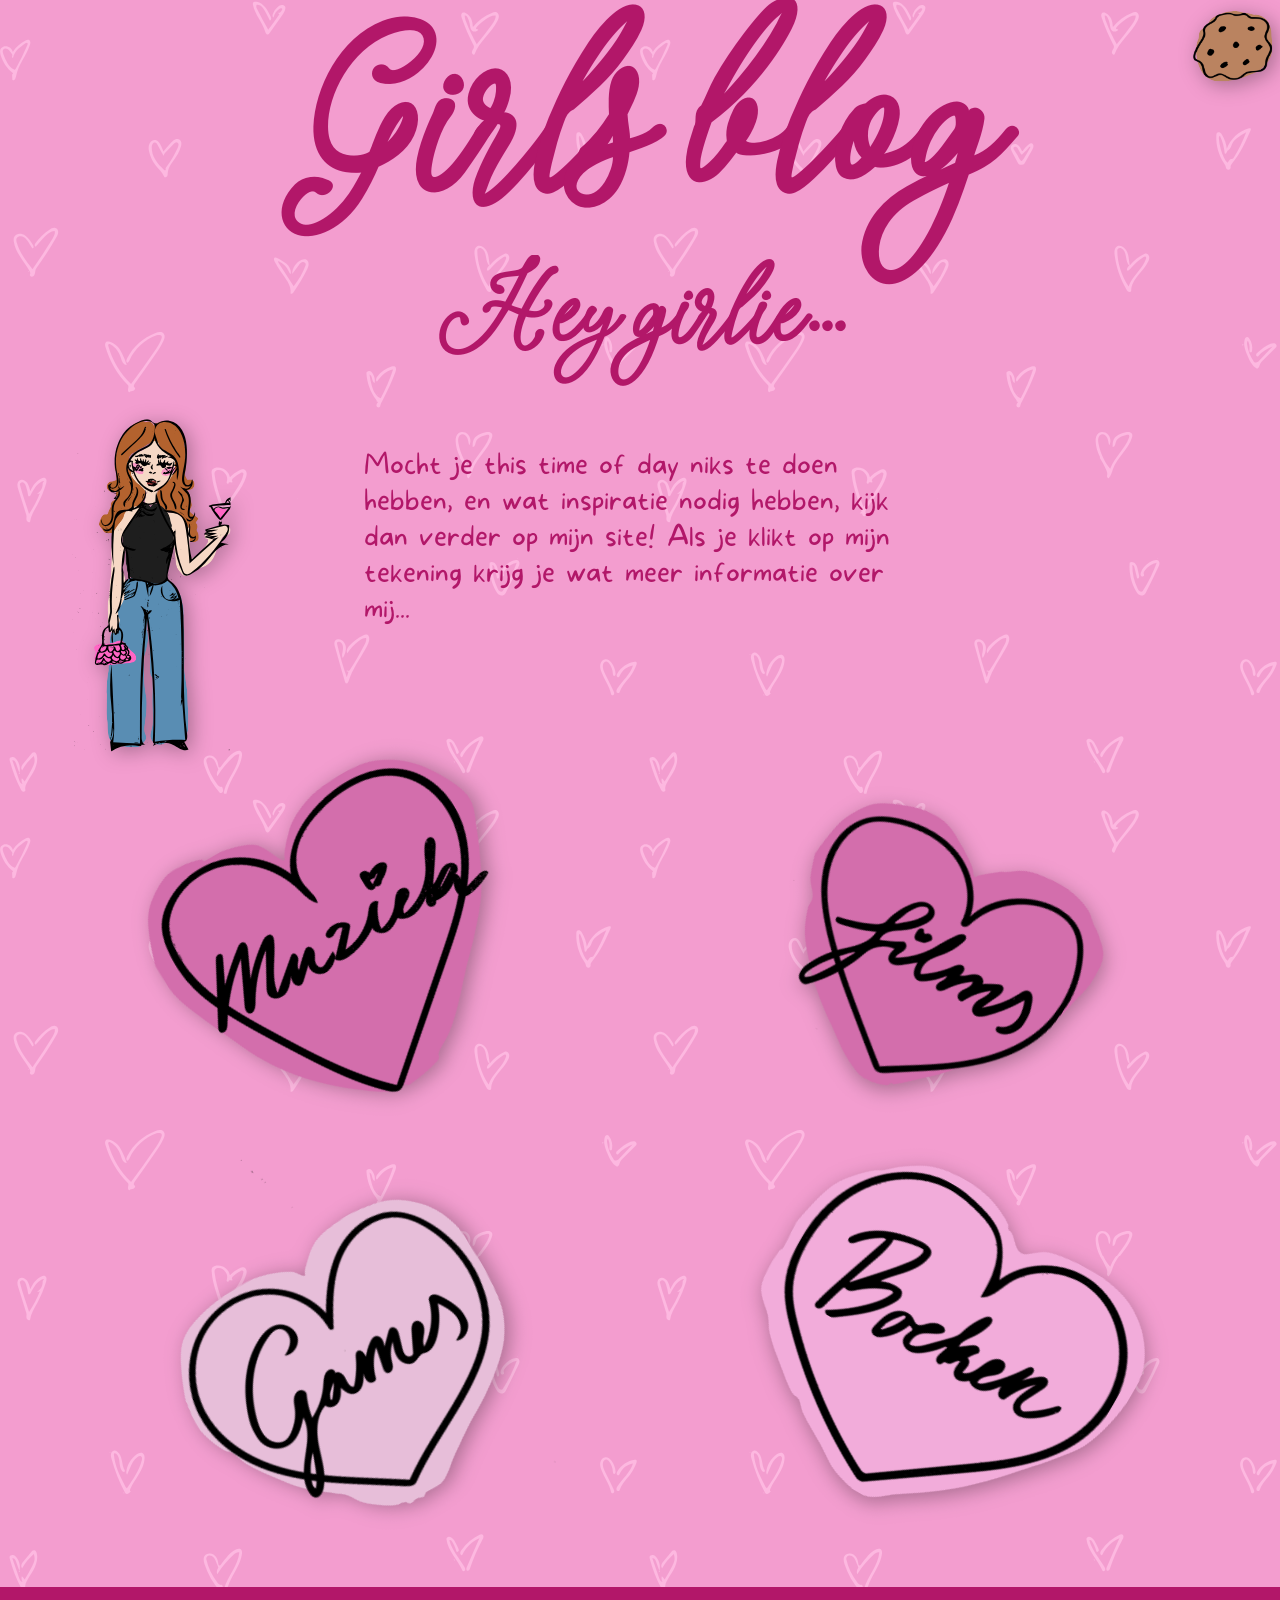
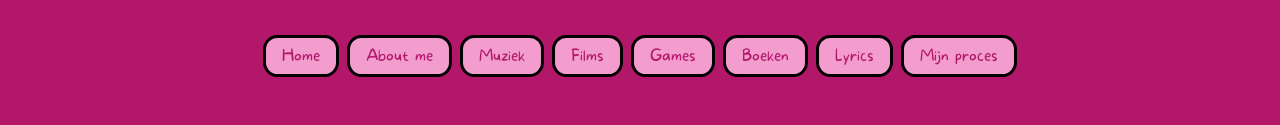
<file: index.html>
<!doctype html>
<html lang="nl">
  <head>
    <meta charset="UTF-8" />
    <meta name="viewport" content="width=device-width, initial-scale=1.0" />
    <meta name="author" content="[jouw naam]" />
    <meta name="color-scheme" content="dark light" />

    <title>[Digitaal Tuintje van Katey]</title>

    <link rel="stylesheet" href="CSS/algemeen.css" />
    <link rel="stylesheet" href="CSS/frontpage.css" />
  </head>

  <body>
    <header>
      <h1>Girls blog</h1>

      <button popovertarget="cookie-popup" popovertargetaction="show">
        <img src="Img/kleinkoekje.svg" alt="Link naar cookie gebruik" />
      </button>

      <aside id="cookie-popup" popover="manual">
        <h2>Lieve lezer...</h2>
        <p>
          Deze website maakt alleen gebruik van functionele cookies die niet
          elders worden gebruikt, je kunt dus zonder zorgen relaxed browsen! Via
          de knop “Mijn proces” kom je op de pagina van Github, zie hier het
          <a
            href="https://docs.github.com/en/site-policy/privacy-policies/github-cookies"
            target="_blank"
            >Cookiebeleid van Github
          </a>
        </p>

        <button commandfor="cookie-popup" command="hide-popover">
          Akkoord en naar de website
        </button>
      </aside>
    </header>

    <!-- https://developer.mozilla.org/en-US/docs/Web/API/Popover_API -->

    <main>
      <h2>Hey girlie...</h2>

      <a href="Pages/Aboutme.html">
        <img
          src="Img/ingekleurdme.svg"
          alt="Knop die naar mijn about me pagina leidt"
        />
      </a>

      <p>
        Mocht je this time of day niks te doen hebben, en wat inspiratie nodig
        hebben, kijk dan verder op mijn site! Als je klikt op mijn tekening
        krijg je wat meer informatie over mij...
      </p>

      <a href="Pages/muziek.html">
        <img
          src="Img/muziekbutton.svg"
          alt="Knop die naar mijn muziekpagina leidt"
        />
      </a>

      <a href="Pages/films.html">
        <img
          src="Img/filmbutton.svg"
          alt="Knop die naar mijn filmspagina leidt"
        />
      </a>

      <a href="Pages/games.html">
        <img
          src="Img/gamesbutton.svg"
          alt="Knop die naar mijn Gamespagina leidt"
        />
      </a>

      <a href="Pages/boeken.html">
        <img
          src="Img/boekenbutton.svg"
          alt="Knop die naar mijn boekenpagina leidt"
        />
      </a>
    </main>

    <footer>
      <nav>
        <ul>
          <li><a href="index.html">Home</a></li>
          <li><a href="Pages/Aboutme.html">About me</a></li>
          <li><a href="Pages/muziek.html">Muziek</a></li>
          <li><a href="Pages/films.html">Films</a></li>
          <li><a href="Pages/games.html">Games</a></li>
          <li><a href="Pages/boeken.html">Boeken</a></li>
          <li><a href="letithappen/index.html">Lyrics</a></li>
          <li>
            <a href="https://github.com/kateynoa-gif/model.git" target="_blank">
              Mijn proces
            </a>
          </li>
        </ul>
      </nav>
    </footer>
    <script src="javascript/cursor.js"></script>
  </body>
</html>

<!-- Bronnen: -->
<!-- <li>Vragen gesteld aan Chatgpt</li>
        <li>Tekening: gebruik gemaakt van Adobe capture en canva</li>
        <li> https://utopia.fyi/ </li>
       -->
</file>
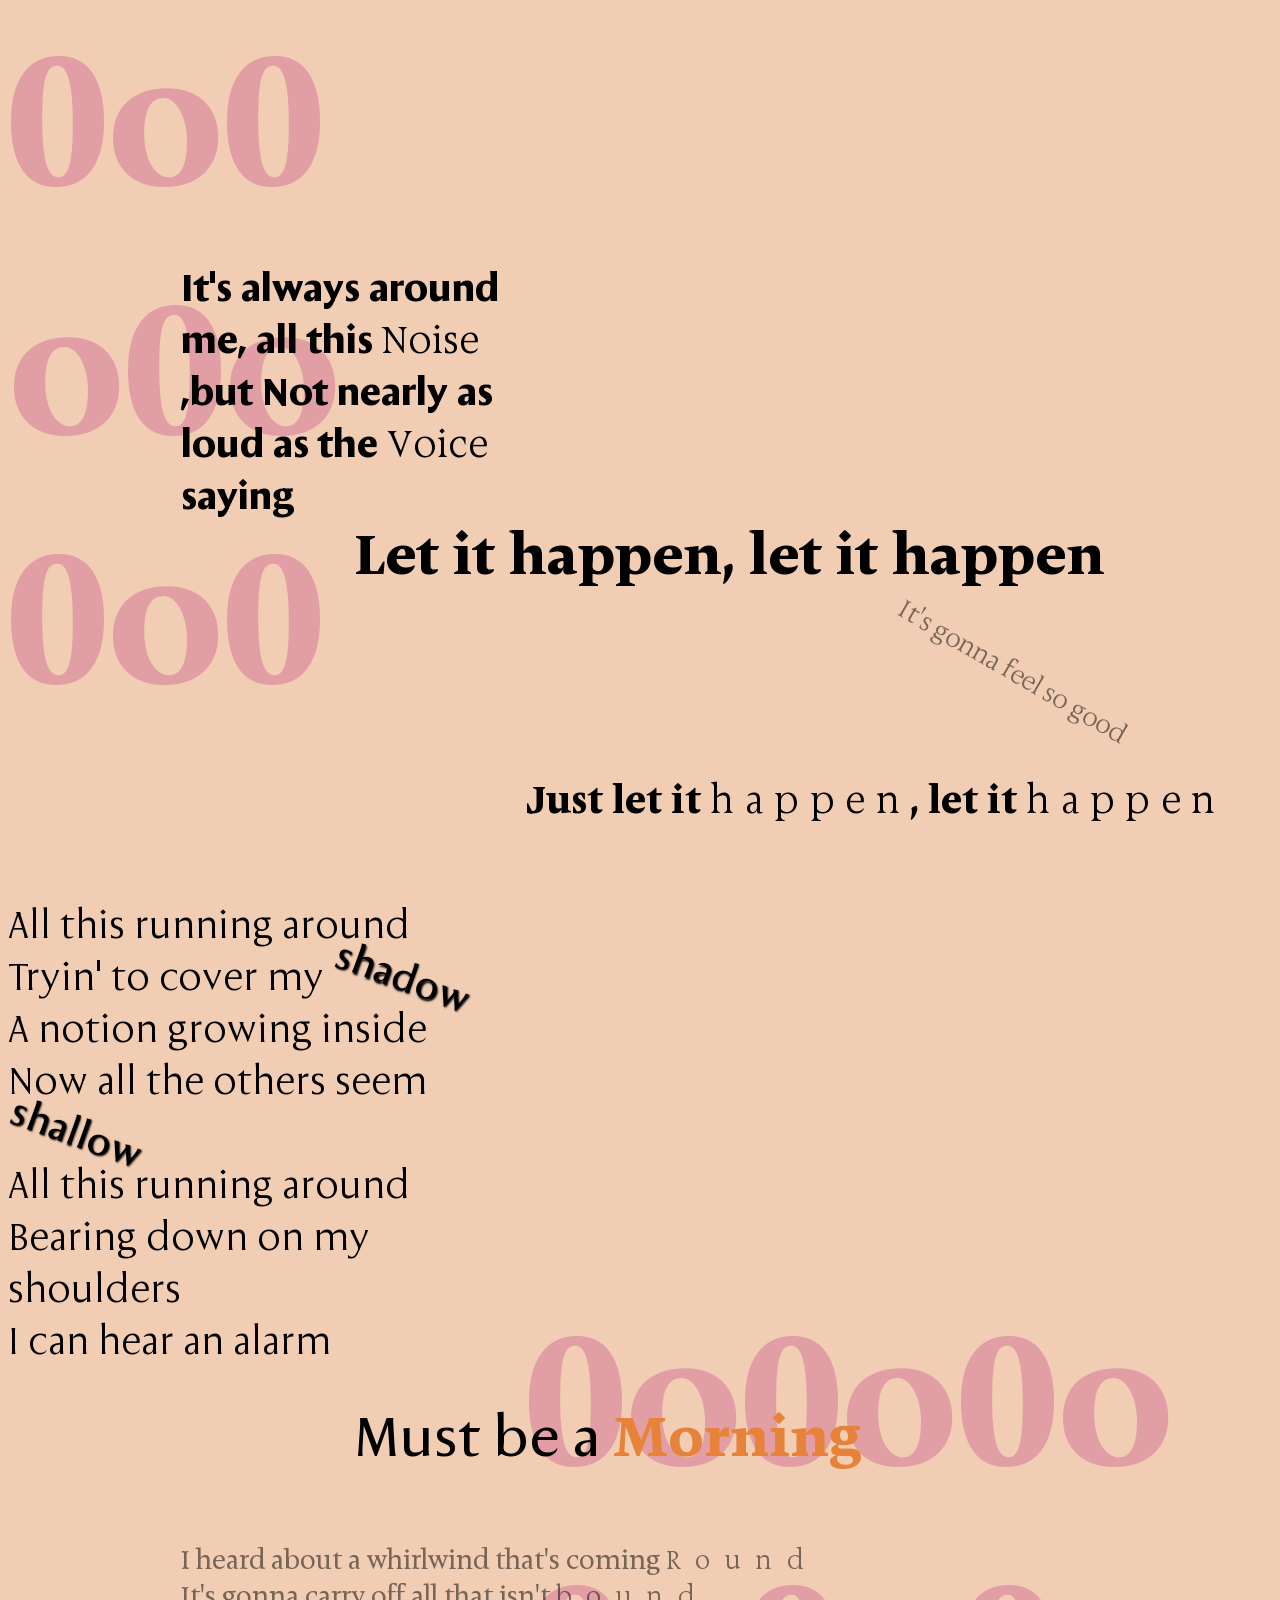
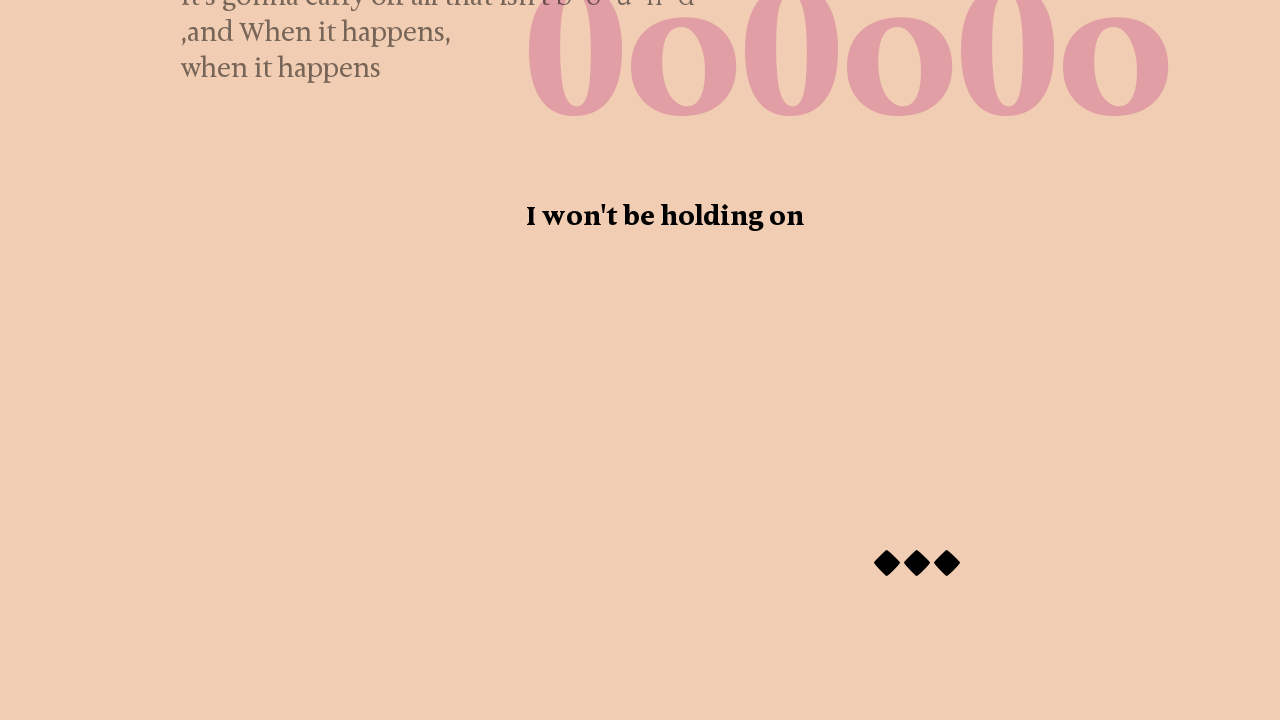
<file: letithappen/index.html>
<!doctype html>
<html lang="en">
  <head>
    <meta charset="UTF-8" />
    <meta name="viewport" content="width=device-width, initial-scale=1.0" />
    <meta http-equiv="X-UA-Compatible" content="ie=edge" />
    <title>Let it happen</title>
    <link rel="stylesheet" href="../CSS/letithappen.css" />
    <meta name="copyright" content="Design by Katey Brinckman" />
    <meta name="description" content="…" />
    <meta name="keywords" content="…" />
  </head>
  <body>
    <!-- <header>Let it happen Tame Impala</header> -->

    <main>
      <eerste-beat>0o0o0o0o0</eerste-beat>

      <couplet-een>
        It's always around me, all this <span>Noise</span> <br />

        ,but Not nearly as loud as the <span>Voice</span> <br />
        saying
      </couplet-een>

      <eerste-refrein> Let it happen, let it happen </eerste-refrein>

      <zacht-refrein> It's gonna feel so good </zacht-refrein>

      <tweede-refrein>
        Just let it <span>happen</span>, let it <span>happen</span>
      </tweede-refrein>

      <couplet-twee>
        All this running around <br />
        Tryin' to cover my <span>shadow</span> <br />
        A notion growing inside <br />
        Now all the others seem <span>shallow</span> <br />
        All this running around <br />
        Bearing down on my shoulders <br />
        I can hear an alarm<br />
      </couplet-twee>

      <p>Must be a <span> Morning</span></p>

      <tweede-beat>0o0o0o0o0o0o</tweede-beat>

      <couplet-drie>
        I heard about a whirlwind that's coming <span>Round</span> <br />
        It's gonna carry off all that isn't <span>bound</span> <br />
        ,and When it happens,<br />
        when it happens <br />
      </couplet-drie>

      <zacht-couplet> I won't be holding on </zacht-couplet>

      <eind-punt> ... </eind-punt>
    </main>
  </body>
</html>
</file>
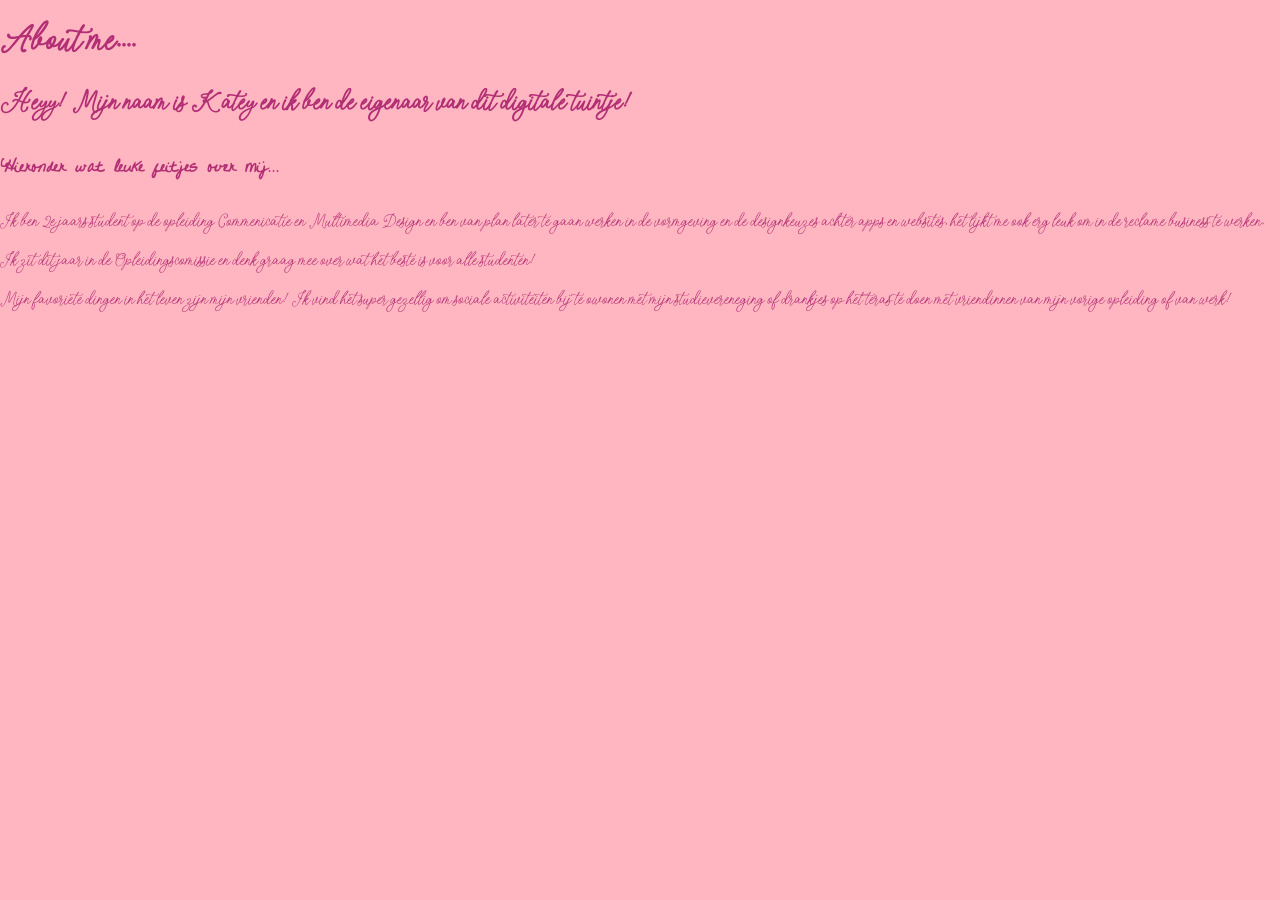
<file: Aboutme.html>
<!doctype html>
<html lang="en">
  <head>
    <meta charset="UTF-8" />
    <meta name="viewport" content="width=device-width, initial-scale=1.0" />
    <meta name="author" content="[jouw naam]" />
    <meta name="color-scheme" content="dark light" />

    <title>[Digitaal Tuintje van Katey]</title>
    <link rel="stylesheet" href="./assets/style/normal.css" />
  </head>

  <body>
    <h1>About me....</h1>

    <h2>
      Heyy! Mijn naam is Katey en ik ben de eigenaar van dit digitale tuintje!
    </h2>

    <h4>Hieronder wat leuke feitjes over mij...</h4>
    <p>
      Ik ben 2e jaars student op de opleiding Commenicatie en Multimedia Design
      en ben van plan later te gaan werken in de vormgeving en de designkeuzes
      achter apps en websites, het lijkt me ook erg leuk om in de reclame
      business te werken.
    </p>

    <p>
      Ik zit dit jaar in de Opleidingscomissie en denk graag mee over wat het
      beste is voor alle studenten!
    </p>

    <p>
      Mijn favoriete dingen in het leven zijn mijn vrienden! Ik vind het super
      gezellig om sociale activiteiten bij te owonen met mijn studievereneging
      of drankjes op het teras te doen met vriendinnen van mijn vorige opleiding
      of van werk!
    </p>
  </body>
</html>
</file>
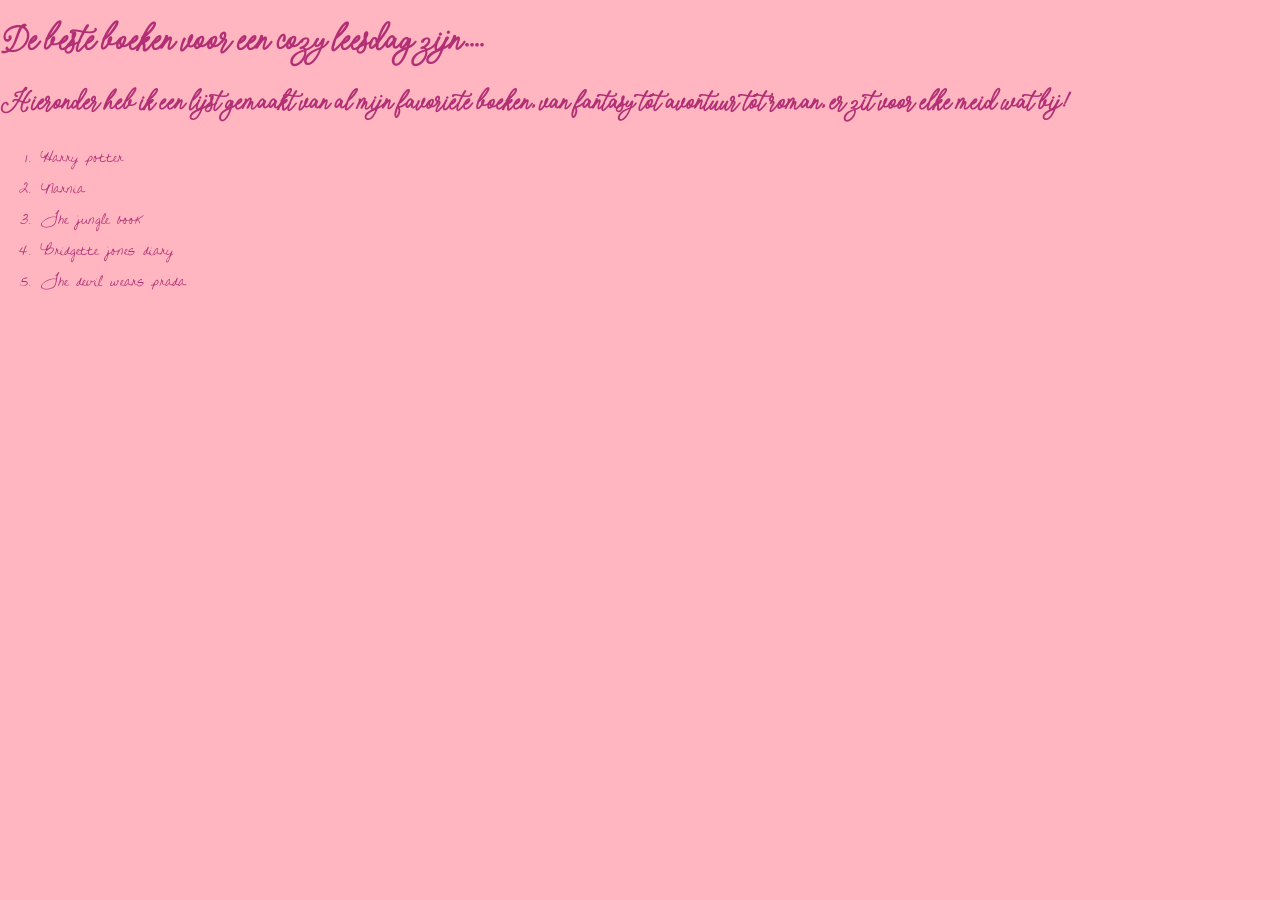
<file: boeken.html>
<!doctype html>
<html lang="en">
  <head>
    <meta charset="UTF-8" />
    <meta name="viewport" content="width=device-width, initial-scale=1.0" />
    <meta name="author" content="[jouw naam]" />
    <meta name="color-scheme" content="dark light" />

    <title>[Digitaal Tuintje van Katey]</title>
    <link rel="stylesheet" href="./assets/style/normal.css" />
  </head>

  <body>
    <h1>De beste boeken voor een cozy leesdag zijn....</h1>

    <h2>
      Hieronder heb ik een lijst gemaakt van al mijn favoriete boeken, van
      fantasy tot avontuur tot roman, er zit voor elke meid wat bij!
    </h2>

    <ol>
      <li>Harry potter</li>
      <li>Narnia</li>
      <li>The jungle book</li>
      <li>Bridgette jones diary</li>
      <li>The devil wears prada</li>
    </ol>
  </body>
</html>
</file>
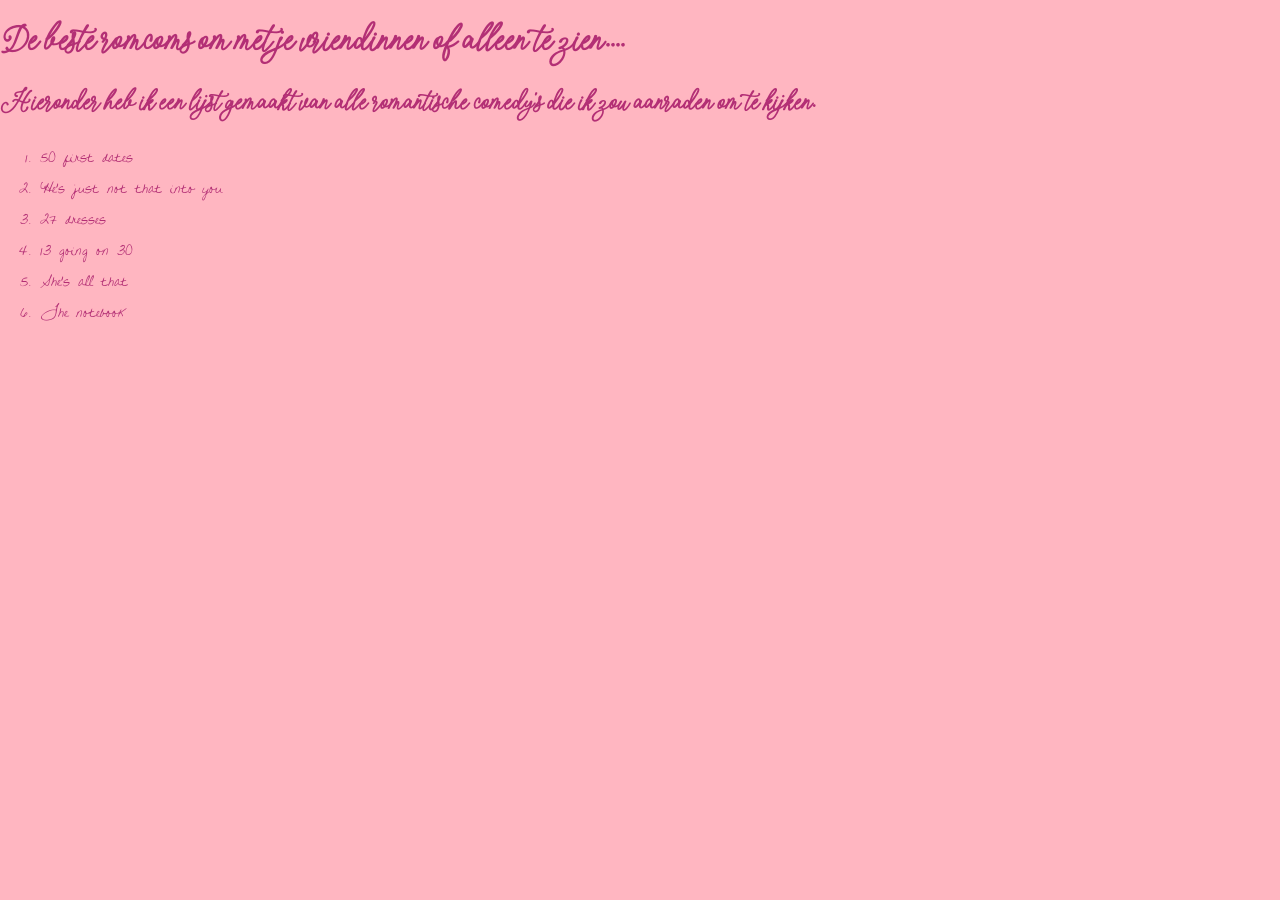
<file: films.html>
<!doctype html>
<html lang="en">
  <head>
    <meta charset="UTF-8" />
    <meta name="viewport" content="width=device-width, initial-scale=1.0" />
    <meta name="author" content="[jouw naam]" />
    <meta name="color-scheme" content="dark light" />

    <title>[Digitaal Tuintje van Katey]</title>
    <link rel="stylesheet" href="./assets/style/normal.css" />
  </head>

  <body>
    <h1>De beste romcoms om met je vriendinnen of alleen te zien....</h1>

    <h2>
      Hieronder heb ik een lijst gemaakt van alle romantische comedy's die ik
      zou aanraden om te kijken.
    </h2>

    <ol>
      <li>50 first dates</li>
      <li>He's just not that into you</li>
      <li>27 dresses</li>
      <li>13 going on 30</li>
      <li>She's all that</li>
      <li>The notebook</li>
    </ol>
  </body>
</html>
</file>
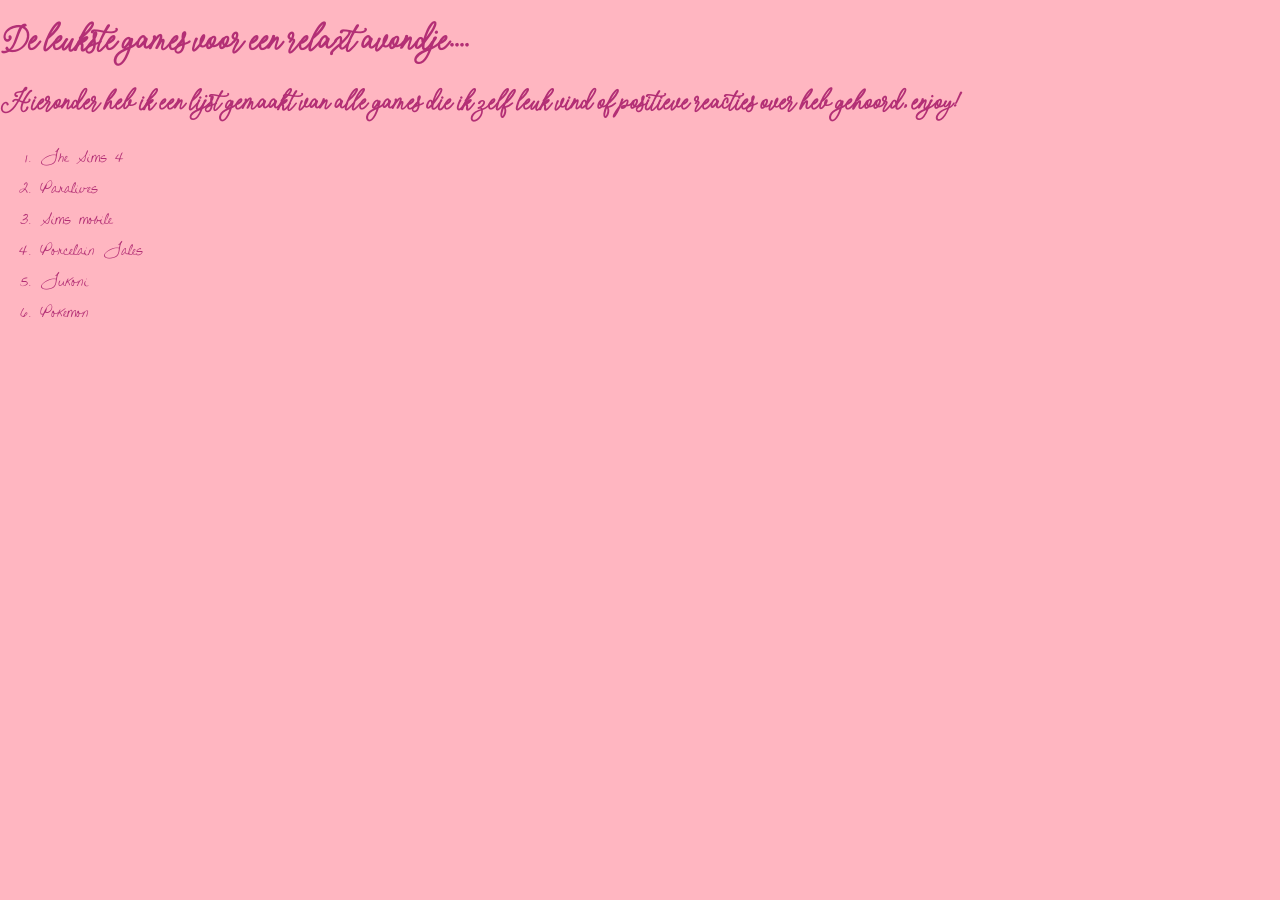
<file: games.html>
<!doctype html>
<html lang="en">
  <head>
    <meta charset="UTF-8" />
    <meta name="viewport" content="width=device-width, initial-scale=1.0" />
    <meta name="author" content="[jouw naam]" />
    <meta name="color-scheme" content="dark light" />

    <title>[Digitaal Tuintje van Katey]</title>
    <link rel="stylesheet" href="./assets/style/normal.css" />
  </head>

  <body>
    <h1>De leukste games voor een relaxt avondje....</h1>

    <h2>
      Hieronder heb ik een lijst gemaakt van alle games die ik zelf leuk vind of
      positieve reacties over heb gehoord, enjoy!
    </h2>

    <ol>
      <li>The Sims 4</li>
      <li>Paralives</li>
      <li>Sims mobile</li>
      <li>Porcelain Tales</li>
      <li>Tukoni</li>
      <li>Pokemon</li>
    </ol>
  </body>
</html>
</file>
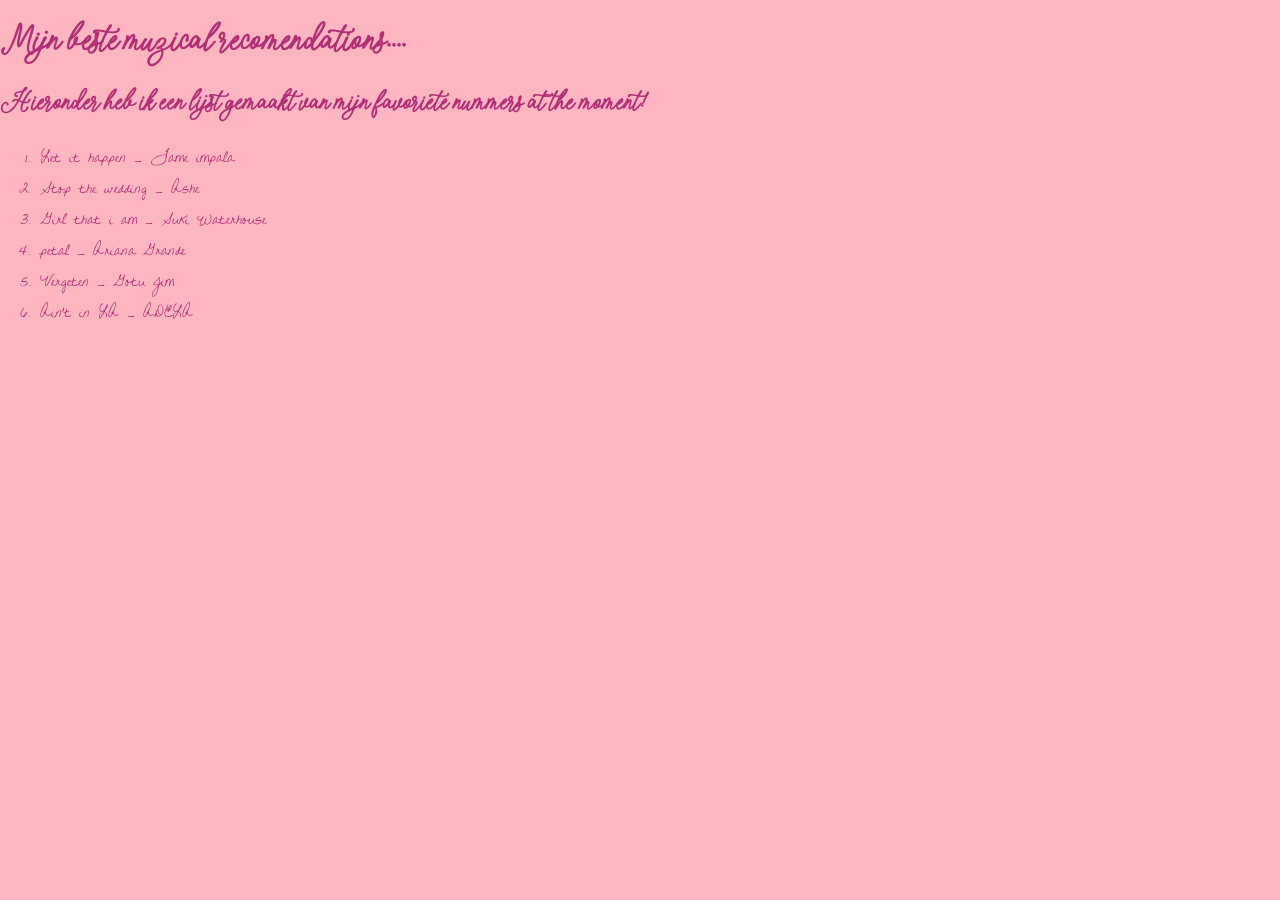
<file: Muziek.html>
<!doctype html>
<html lang="en">
  <head>
    <meta charset="UTF-8" />
    <meta name="viewport" content="width=device-width, initial-scale=1.0" />
    <meta name="author" content="[jouw naam]" />
    <meta name="color-scheme" content="dark light" />

    <title>[Digitaal Tuintje van Katey]</title>
    <link rel="stylesheet" href="./assets/style/normal.css" />
  </head>

  <body>
    <h1>Mijn beste muzical recomendations....</h1>

    <h2>
      Hieronder heb ik een lijst gemaakt van mijn favoriete nummers at the
      moment!
    </h2>

    <ol>
      <li>Let it happen - Tame impala</li>
      <li>Stop the wedding - Ashe</li>
      <li>Girl that i am - Suki Waterhouse</li>
      <li>petal - Ariana Grande</li>
      <li>Vergeten - Gotu Jim</li>
      <li>Ain't in LA - ADELA</li>
    </ol>
  </body>
</html>
</file>
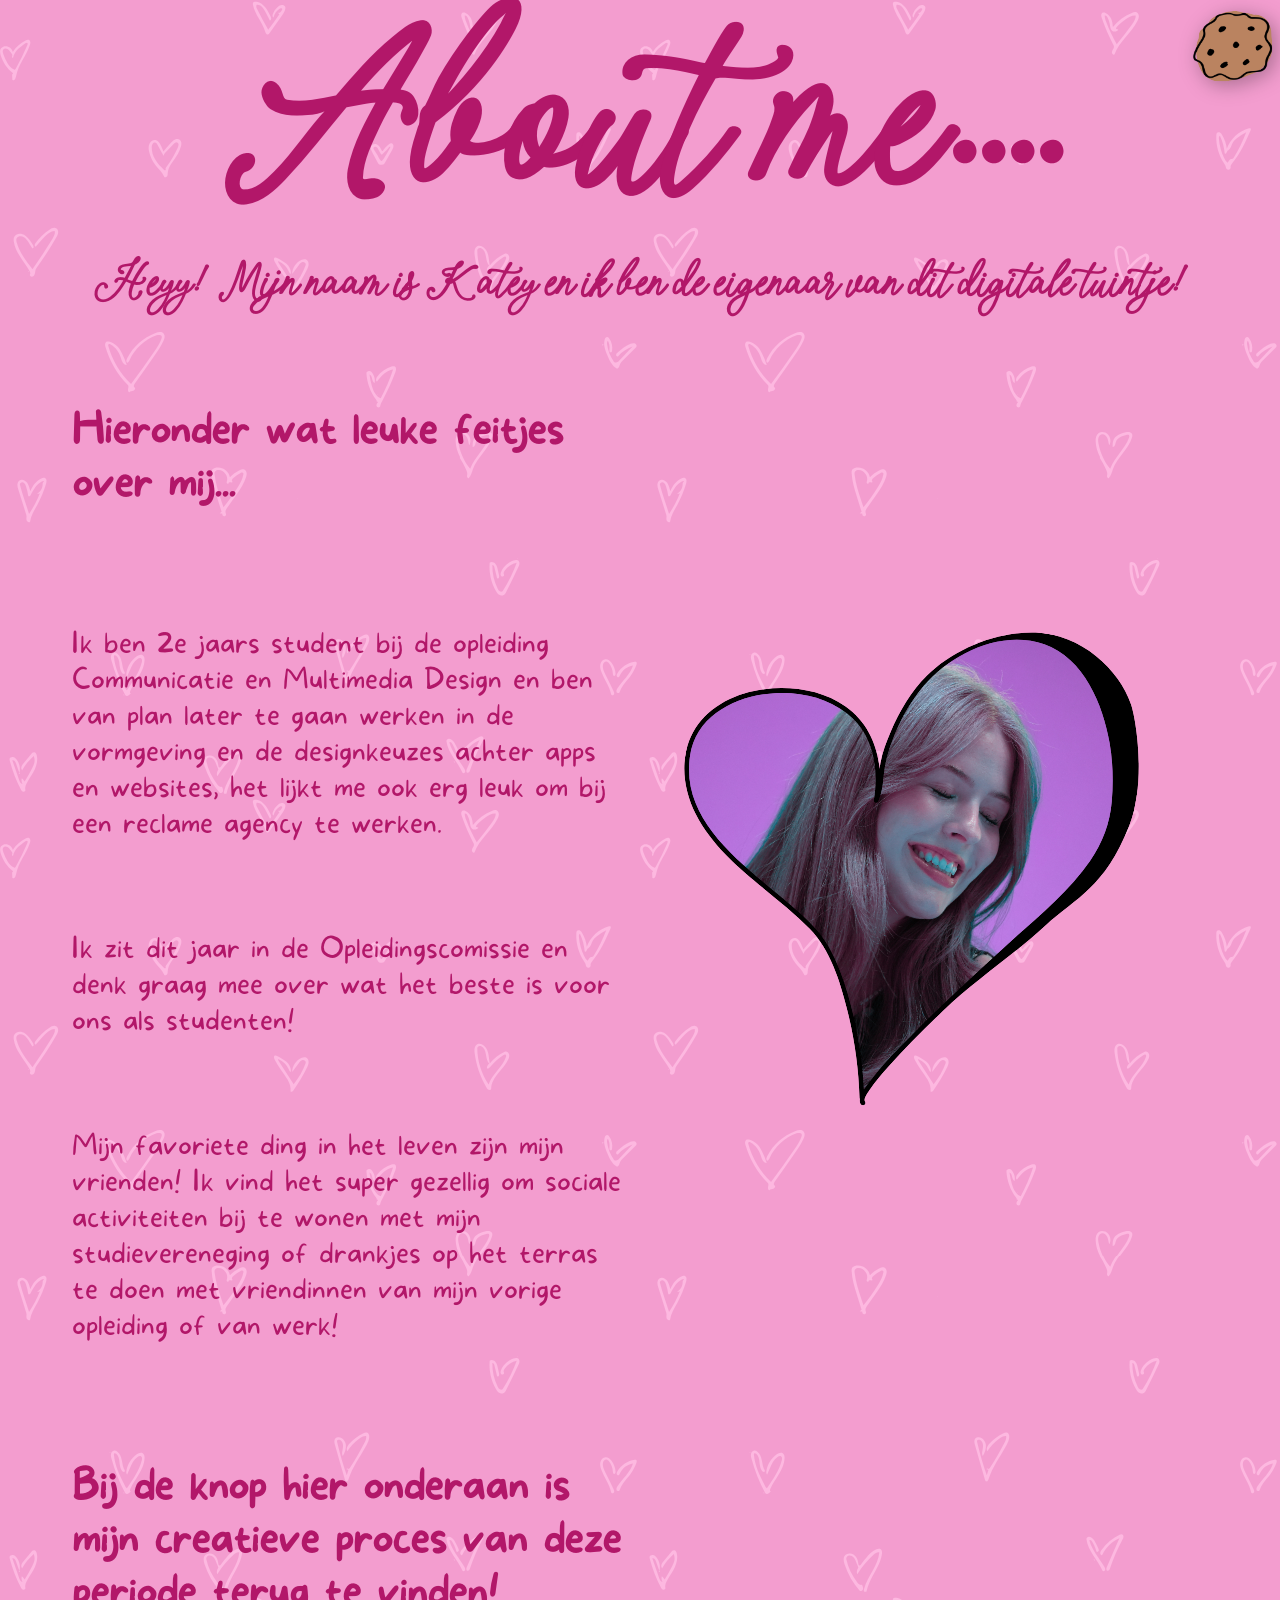
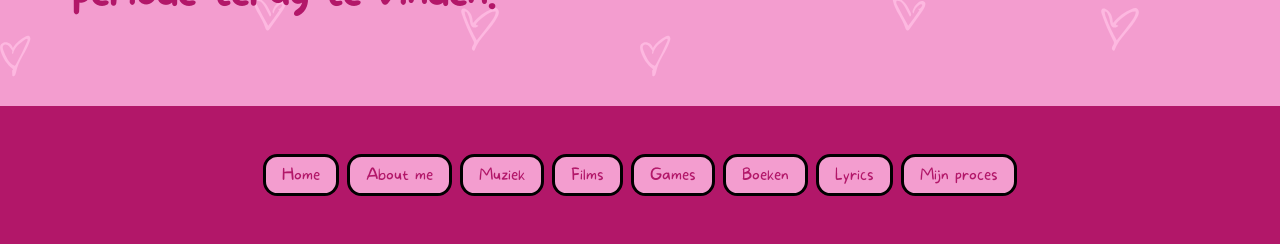
<file: Pages/Aboutme.html>
<!doctype html>
<html lang="nl">
  <head>
    <meta charset="UTF-8" />
    <meta name="viewport" content="width=device-width, initial-scale=1.0" />
    <meta name="author" content="[jouw naam]" />
    <meta name="color-scheme" content="dark light" />

    <title>[Digitaal Tuintje van Katey]</title>

    <link rel="stylesheet" href="../CSS/algemeen.css" />
    <link rel="stylesheet" href="../CSS/aboutme.css" />
  </head>

  <body>
    <header>
      <h1>About me....</h1>

      <button popovertarget="cookie-popup" popovertargetaction="show">
        <img src="../Img/kleinkoekje.svg" alt="Link naar cookie gebruik" />
      </button>

      <aside id="cookie-popup" popover="manual">
        <h2>Lieve lezer...</h2>
        <p>
          Deze website maakt alleen gebruik van functionele cookies die niet
          elders worden gebruikt, je kunt dus zonder zorgen relaxed browsen! Via
          de knop “Mijn proces” kom je op de pagina van Github, zie hier het
          <a
            href="https://docs.github.com/en/site-policy/privacy-policies/github-cookies"
            target="_blank"
            >Cookiebeleid van Github
          </a>
        </p>

        <button commandfor="cookie-popup" command="hide-popover">
          Akkoord en naar de website
        </button>
      </aside>
    </header>

    <main>
      <h2>
        Heyy! Mijn naam is Katey en ik ben de eigenaar van dit digitale tuintje!
      </h2>

      <h4>Hieronder wat leuke feitjes over mij...</h4>
      <p>
        Ik ben 2e jaars student bij de opleiding Communicatie en Multimedia
        Design en ben van plan later te gaan werken in de vormgeving en de
        designkeuzes achter apps en websites, het lijkt me ook erg leuk om bij
        een reclame agency te werken.
      </p>

      <p>
        Ik zit dit jaar in de Opleidingscomissie en denk graag mee over wat het
        beste is voor ons als studenten!
      </p>

      <p>
        Mijn favoriete ding in het leven zijn mijn vrienden! Ik vind het super
        gezellig om sociale activiteiten bij te wonen met mijn studievereneging
        of drankjes op het terras te doen met vriendinnen van mijn vorige
        opleiding of van werk!
      </p>

      <img src="../Img/mefoto.svg" alt="Een foto van mij in een hartje" />

      <h4>
        Bij de knop hier onderaan is mijn creatieve proces van deze periode
        terug te vinden!
      </h4>
    </main>

    <footer>
      <nav>
        <ul>
          <li><a href="../index.html">Home</a></li>
          <li><a href="../Pages/Aboutme.html">About me</a></li>
          <li><a href="../Pages/muziek.html">Muziek</a></li>
          <li><a href="../Pages/films.html">Films</a></li>
          <li><a href="../Pages/games.html">Games</a></li>
          <li><a href="../Pages/boeken.html">Boeken</a></li>
          <li><a href="../letithappen/index.html">Lyrics</a></li>
          <li>
            <a href="https://github.com/kateynoa-gif/model.git" target="_blank">
              Mijn proces
            </a>
          </li>
        </ul>
      </nav>
    </footer>
    <script src="../javascript/cursor.js"></script>
  </body>
</html>
</file>
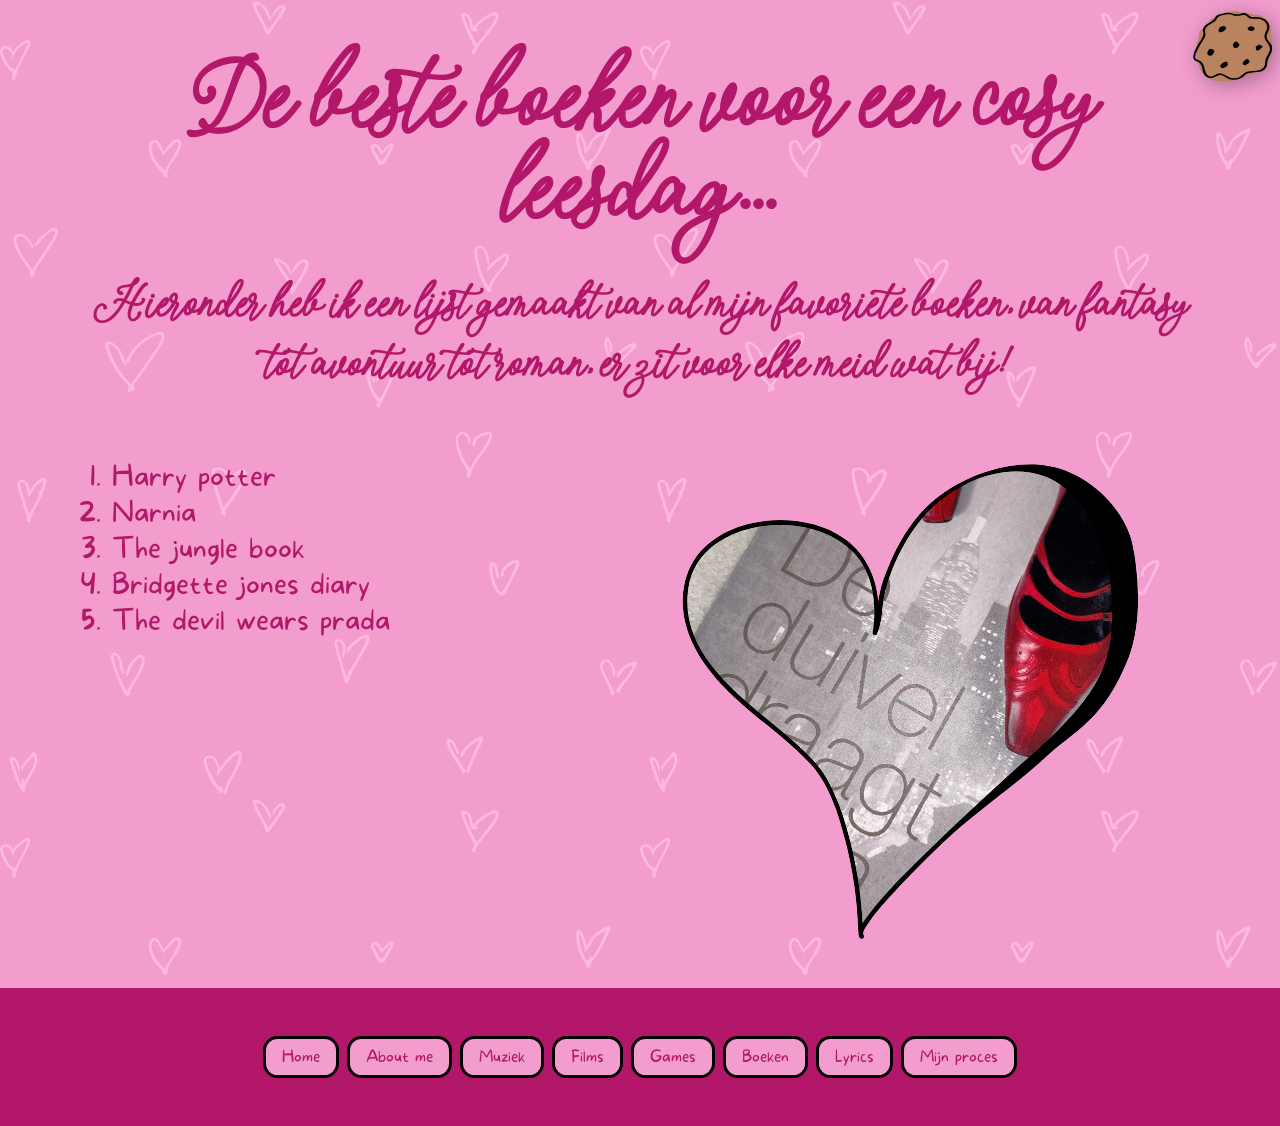
<file: Pages/boeken.html>
<!doctype html>
<html lang="nl">
  <head>
    <meta charset="UTF-8" />
    <meta name="viewport" content="width=device-width, initial-scale=1.0" />
    <meta name="author" content="[jouw naam]" />
    <meta name="color-scheme" content="dark light" />

    <title>[Digitaal Tuintje van Katey]</title>
    <link rel="stylesheet" href="../CSS/algemeen.css" />
    <link rel="stylesheet" href="../CSS/knoppenpaginas.css" />
  </head>

  <body>
    <header>
      <h1>De beste boeken voor een cosy leesdag...</h1>

      <button popovertarget="cookie-popup" popovertargetaction="show">
        <img src="../Img/kleinkoekje.svg" alt="Link naar cookie gebruik" />
      </button>

      <aside id="cookie-popup" popover="manual">
        <h2>Lieve lezer...</h2>
        <p>
          Deze website maakt alleen gebruik van functionele cookies die niet
          elders worden gebruikt, je kunt dus zonder zorgen relaxed browsen! Via
          de knop “Mijn proces” kom je op de pagina van Github, zie hier het
          <a
            href="https://docs.github.com/en/site-policy/privacy-policies/github-cookies"
            target="_blank"
            >Cookiebeleid van Github
          </a>
        </p>

        <button commandfor="cookie-popup" command="hide-popover">
          Akkoord en naar de website
        </button>
      </aside>
    </header>

    <main>
      <h2>
        Hieronder heb ik een lijst gemaakt van al mijn favoriete boeken, van
        fantasy tot avontuur tot roman, er zit voor elke meid wat bij!
      </h2>

      <ol>
        <li>Harry potter</li>
        <li>Narnia</li>
        <li>The jungle book</li>
        <li>Bridgette jones diary</li>
        <li>The devil wears prada</li>
      </ol>
      <img
        src="../Img/boekfoto.svg"
        alt="Een foto van The devil wears prada in een hartje"
      />
    </main>

    <footer>
      <nav>
        <ul>
          <li><a href="../index.html">Home</a></li>
          <li><a href="../Pages/Aboutme.html">About me</a></li>
          <li><a href="../Pages/muziek.html">Muziek</a></li>
          <li><a href="../Pages/films.html">Films</a></li>
          <li><a href="../Pages/games.html">Games</a></li>
          <li><a href="../Pages/boeken.html">Boeken</a></li>
          <li><a href="../letithappen/index.html">Lyrics</a></li>
          <li>
            <a href="https://github.com/kateynoa-gif/model.git" target="_blank">
              Mijn proces
            </a>
          </li>
        </ul>
      </nav>
    </footer>
    <script src="../javascript/cursor.js"></script>
  </body>
</html>
</file>
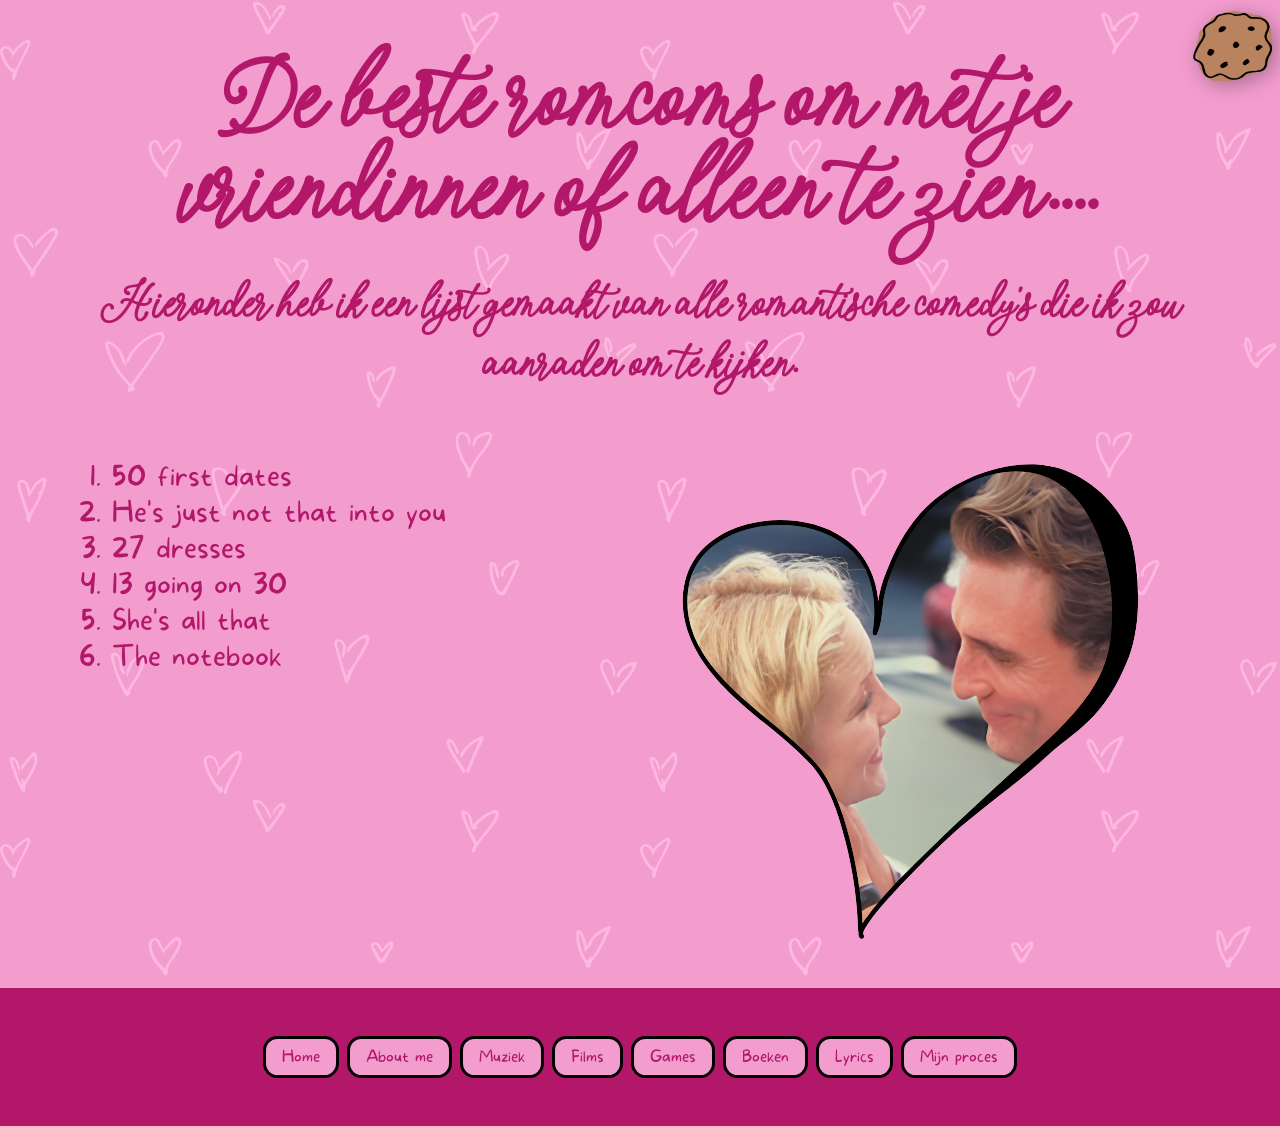
<file: Pages/films.html>
<!doctype html>
<html lang="nl">
  <head>
    <meta charset="UTF-8" />
    <meta name="viewport" content="width=device-width, initial-scale=1.0" />
    <meta name="author" content="[jouw naam]" />
    <meta name="color-scheme" content="dark light" />

    <title>[Digitaal Tuintje van Katey]</title>
    <link rel="stylesheet" href="../CSS/algemeen.css" />
    <link rel="stylesheet" href="../CSS/knoppenpaginas.css" />
  </head>

  <body>
    <header>
      <h1>De beste romcoms om met je vriendinnen of alleen te zien....</h1>

      <button popovertarget="cookie-popup" popovertargetaction="show">
        <img src="../Img/kleinkoekje.svg" alt="Link naar cookie gebruik" />
      </button>

      <aside id="cookie-popup" popover="manual">
        <h2>Lieve lezer...</h2>
        <p>
          Deze website maakt alleen gebruik van functionele cookies die niet
          elders worden gebruikt, je kunt dus zonder zorgen relaxed browsen! Via
          de knop “Mijn proces” kom je op de pagina van Github, zie hier het
          <a
            href="https://docs.github.com/en/site-policy/privacy-policies/github-cookies"
            target="_blank"
            >Cookiebeleid van Github
          </a>
        </p>

        <button commandfor="cookie-popup" command="hide-popover">
          Akkoord en naar de website
        </button>
      </aside>
    </header>
    <main>
      <h2>
        Hieronder heb ik een lijst gemaakt van alle romantische comedy's die ik
        zou aanraden om te kijken.
      </h2>

      <ol>
        <li>50 first dates</li>
        <li>He's just not that into you</li>
        <li>27 dresses</li>
        <li>13 going on 30</li>
        <li>She's all that</li>
        <li>The notebook</li>
      </ol>
      <img
        src="../Img/filmfoto.svg"
        alt="Een foto van een film in een hartje"
      />
    </main>
    <footer>
      <nav>
        <ul>
          <li><a href="../index.html">Home</a></li>
          <li><a href="../Pages/Aboutme.html">About me</a></li>
          <li><a href="../Pages/muziek.html">Muziek</a></li>
          <li><a href="../Pages/films.html">Films</a></li>
          <li><a href="../Pages/games.html">Games</a></li>
          <li><a href="../Pages/boeken.html">Boeken</a></li>
          <li><a href="../letithappen/index.html">Lyrics</a></li>
          <li>
            <a href="https://github.com/kateynoa-gif/model.git" target="_blank">
              Mijn proces
            </a>
          </li>
        </ul>
      </nav>
    </footer>
    <script src="../javascript/cursor.js"></script>
  </body>
</html>
</file>
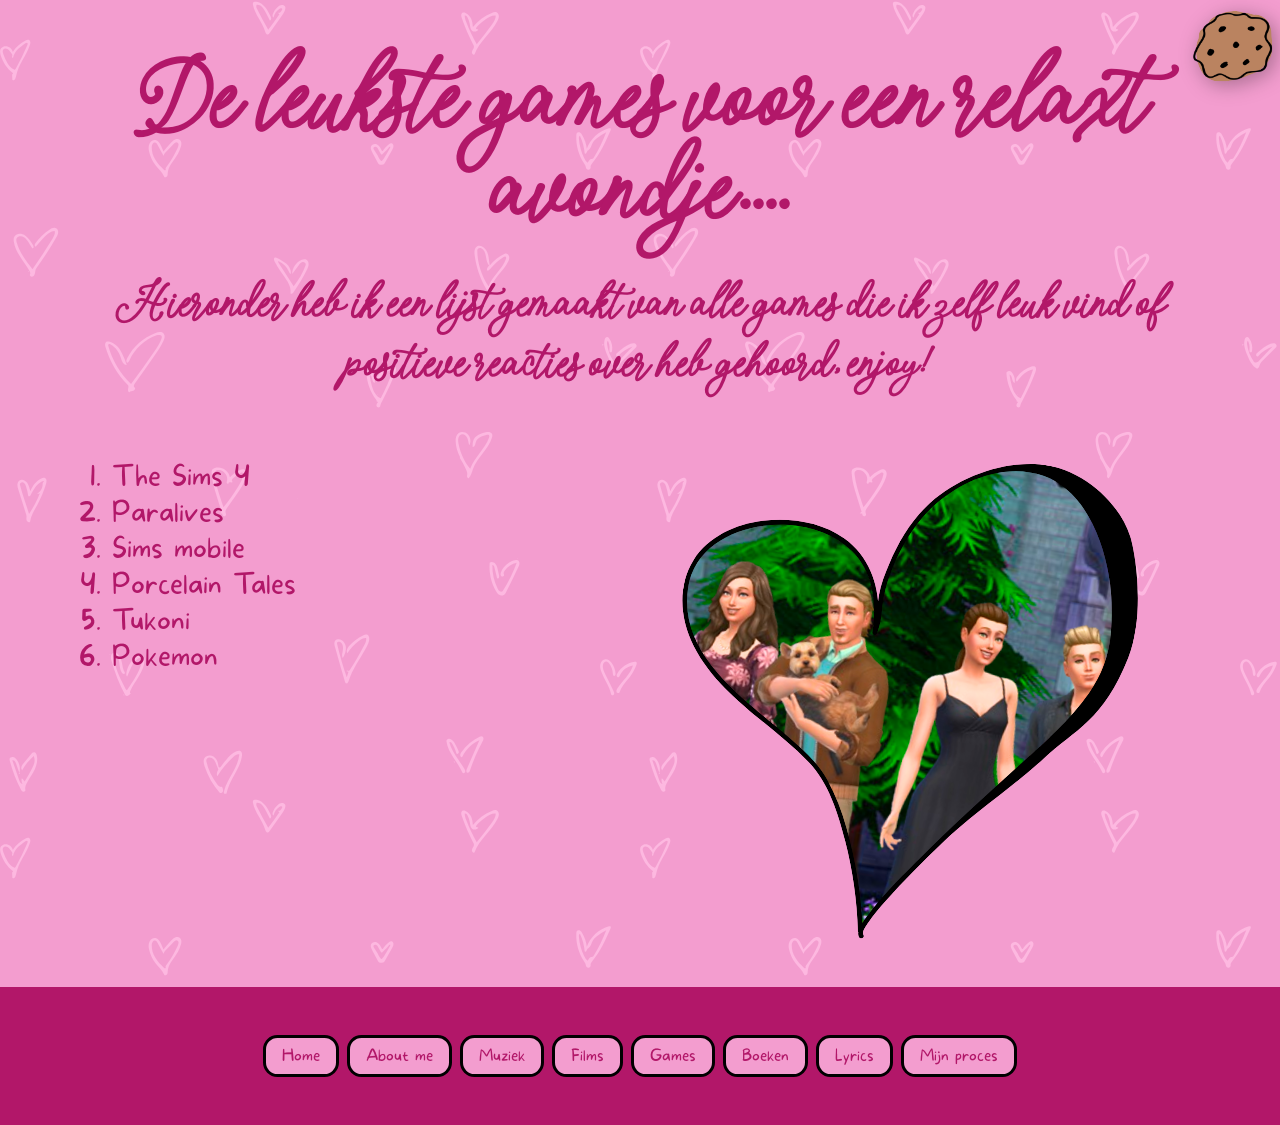
<file: Pages/games.html>
<!doctype html>
<html lang="nl">
  <head>
    <meta charset="UTF-8" />
    <meta name="viewport" content="width=device-width, initial-scale=1.0" />
    <meta name="author" content="[jouw naam]" />
    <meta name="color-scheme" content="dark light" />

    <title>[Digitaal Tuintje van Katey]</title>
    <link rel="stylesheet" href="../CSS/algemeen.css" />
    <link rel="stylesheet" href="../CSS/knoppenpaginas.css" />
  </head>

  <body>
    <header>
      <h1>De leukste games voor een relaxt avondje....</h1>

      <button popovertarget="cookie-popup" popovertargetaction="show">
        <img src="../Img/kleinkoekje.svg" alt="Link naar cookie gebruik" />
      </button>

      <aside id="cookie-popup" popover="manual">
        <h2>Lieve lezer...</h2>
        <p>
          Deze website maakt alleen gebruik van functionele cookies die niet
          elders worden gebruikt, je kunt dus zonder zorgen relaxed browsen! Via
          de knop “Mijn proces” kom je op de pagina van Github, zie hier het
          <a
            href="https://docs.github.com/en/site-policy/privacy-policies/github-cookies"
            target="_blank"
            >Cookiebeleid van Github
          </a>
        </p>

        <button commandfor="cookie-popup" command="hide-popover">
          Akkoord en naar de website
        </button>
      </aside>
    </header>
    <main>
      <h2>
        Hieronder heb ik een lijst gemaakt van alle games die ik zelf leuk vind
        of positieve reacties over heb gehoord, enjoy!
      </h2>

      <ol>
        <li>The Sims 4</li>
        <li>Paralives</li>
        <li>Sims mobile</li>
        <li>Porcelain Tales</li>
        <li>Tukoni</li>
        <li>Pokemon</li>
      </ol>

      <img
        src="../Img/gamefoto.svg"
        alt="Een foto van De Sims 4 in een hartje"
      />
    </main>
    <footer>
      <nav>
        <ul>
          <li><a href="../index.html">Home</a></li>
          <li><a href="../Pages/Aboutme.html">About me</a></li>
          <li><a href="../Pages/muziek.html">Muziek</a></li>
          <li><a href="../Pages/films.html">Films</a></li>
          <li><a href="../Pages/games.html">Games</a></li>
          <li><a href="../Pages/boeken.html">Boeken</a></li>
          <li><a href="../letithappen/index.html">Lyrics</a></li>
          <li>
            <a href="https://github.com/kateynoa-gif/model.git" target="_blank">
              Mijn proces
            </a>
          </li>
        </ul>
      </nav>
    </footer>
    <script src="../javascript/cursor.js"></script>
  </body>
</html>
</file>
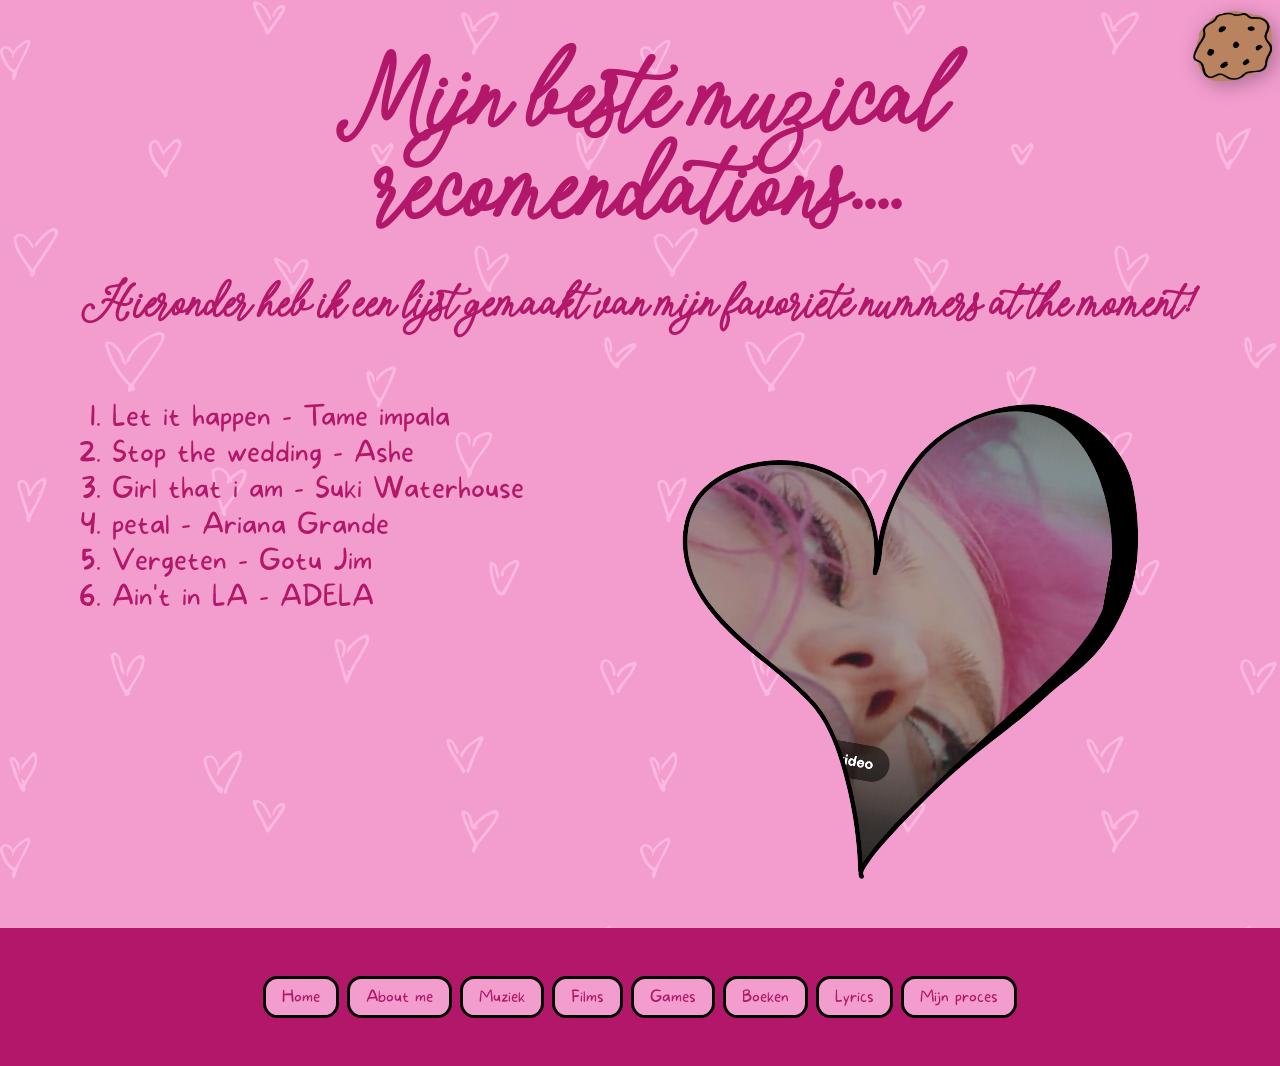
<file: Pages/muziek.html>
<!doctype html>
<html lang="nl">
  <head>
    <meta charset="UTF-8" />
    <meta name="viewport" content="width=device-width, initial-scale=1.0" />
    <meta name="author" content="[jouw naam]" />
    <meta name="color-scheme" content="dark light" />

    <title>[Digitaal Tuintje van Katey]</title>
    <link rel="stylesheet" href="../CSS/algemeen.css" />
    <link rel="stylesheet" href="../CSS/knoppenpaginas.css" />
  </head>

  <body>
    <header>
      <h1>Mijn beste muzical recomendations....</h1>

      <button popovertarget="cookie-popup" popovertargetaction="show">
        <img src="../Img/kleinkoekje.svg" alt="Link naar cookie gebruik" />
      </button>

      <aside id="cookie-popup" popover="manual">
        <h2>Lieve lezer...</h2>
        <p>
          Deze website maakt alleen gebruik van functionele cookies die niet
          elders worden gebruikt, je kunt dus zonder zorgen relaxed browsen! Via
          de knop “Mijn proces” kom je op de pagina van Github, zie hier het
          <a
            href="https://docs.github.com/en/site-policy/privacy-policies/github-cookies"
            target="_blank"
            >Cookiebeleid van Github
          </a>
        </p>

        <button commandfor="cookie-popup" command="hide-popover">
          Akkoord en naar de website
        </button>
      </aside>
    </header>
    <main>
      <h2>
        Hieronder heb ik een lijst gemaakt van mijn favoriete nummers at the
        moment!
      </h2>

      <ol>
        <li>Let it happen - Tame impala</li>
        <li>Stop the wedding - Ashe</li>
        <li>Girl that i am - Suki Waterhouse</li>
        <li>petal - Ariana Grande</li>
        <li>Vergeten - Gotu Jim</li>
        <li>Ain't in LA - ADELA</li>
      </ol>

      <img src="../Img/muziekfoto.svg" alt="Een foto van ADELA in een hartje" />
    </main>
    <footer>
      <nav>
        <ul>
          <li><a href="../index.html">Home</a></li>
          <li><a href="../Pages/Aboutme.html">About me</a></li>
          <li><a href="../Pages/muziek.html">Muziek</a></li>
          <li><a href="../Pages/films.html">Films</a></li>
          <li><a href="../Pages/games.html">Games</a></li>
          <li><a href="../Pages/boeken.html">Boeken</a></li>
          <li><a href="../letithappen/index.html">Lyrics</a></li>
          <li>
            <a href="https://github.com/kateynoa-gif/model.git" target="_blank">
              Mijn proces
            </a>
          </li>
        </ul>
      </nav>
    </footer>
    <script src="../javascript/cursor.js"></script>
  </body>
</html>
</file>
<file: CSS/algemeen.css>
/**************************
* MARK: Algemene styling voor alle pages
fonts, kleuren, achtergrond annimatie, header en footer 
**************************/

/**************************
* MARK: Fonts
**************************/

@font-face {
  font-family: "whimsical";
  src: url("../assets/style/Whimsical LoveS tory.otf");
  font-weight: 400;
  font-style: normal;
}
/* wwww.1001fonts.com/demo-whimsical-love-story-font.html */

@font-face {
  font-family: "written";
  src: url("../assets/style/MoreSugar-Thin.otf");
  font-weight: 400;
  font-style: normal;
}
/* https://www.1001fonts.com/written-on-his-hands-font.html */
/* https://www.1001fonts.com/more-sugar-font.html */

/**************************
* MARK: Custom properties
**************************/

html {
  color-scheme: light dark;

  --bg: light-dark(rgb(243, 157, 207), rgb(79, 16, 97));
  --color: light-dark(rgb(178, 23, 105), rgb(211, 116, 246));
  --accent-color: #ffe9f6;
  --lichtroze: #fdb2de;
  --donkerroze: rgb(178, 23, 105);
  --border-width: 0.1em;

  --whitespace: 2em;
  --whitespace-s: 1em;
  --whitespace-xs: 0.5em;

  /* MARK: textgrootte */
  --step-0: clamp(1rem, 0.9167rem + 0.3704vw, 1.25rem);
  --step-1: clamp(1.2rem, 0.975rem + 1vw, 1.875rem);
  --step-2: clamp(1.44rem, 0.9825rem + 2.0333vw, 2.8125rem);
  --step-3: clamp(1.728rem, 0.8978rem + 3.69vw, 4.2188rem);
  --step-4: clamp(2.0736rem, 0.6554rem + 6.303vw, 6.3281rem);
  --step-5: clamp(2.4883rem, 0.1537rem + 10.3761vw, 9.4922rem);
  --step-6: clamp(2.986rem, -0.7648rem + 16.6701vw, 14.2383rem);
}

/* https://www.modularscale.com */

/**************************
* MARK: Algemene Styling
**************************/

*,
*::after,
*::before {
  box-sizing: border-box;
}

img,
svg,
video {
  display: block;
  max-width: 100%;
  height: auto;
}

body {
  font-family:
    "whimsical", "Iowan Old Style", "Palatino Linotype", "URW Palladio L", P052,
    serif;
  background: var(--bg);
  color: var(--color);
  margin: 0;
  overflow-x: clip;
}

/**************************
* MARK: Animatie cursor
**************************/
.star {
  width: 100%;
  height: 100%;
  position: fixed;
  pointer-events: none;
  filter: drop-shadow(5px 5px 10px #000) drop-shadow(0px 0px 7px var(--color));
  animation: opac 1s linear infinite;
}
.star::before {
  content: "";
  position: absolute;
  top: 0;
  right: 0;
  bottom: 0;
  left: 0;
  transform: scale(2.5);
  clip-path: polygon(
    50% 0%,
    61% 35%,
    98% 35%,
    68% 57%,
    79% 91%,
    50% 70%,
    21% 91%,
    32% 57%,
    2% 35%,
    39% 35%
  );
  background-color: var(--color);
  animation: fly 4s linear infinite;
}

/* Bron: https://codepen.io/Vampika/pen/BaemKrZ */
/* Kleur aangepast */

@keyframes fly {
  0% {
    transform: translate(0) rotate(0);
  }
  100% {
    transform: translate(300px) rotate(360deg);
  }
}

@keyframes opac {
  0% {
    opacity: 0;
  }
  20% {
    opacity: 1;
  }
  100% {
    opacity: 0;
  }
}
/**************************
* MARK: Animatie achtergrond
**************************/

@media (prefers-color-scheme: dark) {
  body {
    --ster-formaat: 20rem;

    background-image: url("../Img/sterren3.svg");
    background-size: var(--ster-formaat);

    @media (prefers-reduced-motion: no-preference) {
      animation: zweef 70s linear infinite;
    }
  }
}
/* https://developer.mozilla.org/en-US/docs/Web/CSS/Reference/At-rules/@media/prefers-reduced-motion */

@keyframes zweef {
  from {
    background-position: 0 0;
  }
  to {
    background-position: var(--ster-formaat) var(--ster-formaat);
  }
}

@media (prefers-color-scheme: light) {
  body {
    --hart-formaat: 40rem;

    background-image: url("../Img/hartjes3.svg");
    background-size: var(--hart-formaat);

    @media (prefers-reduced-motion: no-preference) {
      animation: zweef-hart 60s linear infinite;
    }
  }
}

@keyframes zweef-hart {
  from {
    background-position: 0 0;
  }
  to {
    background-position: var(--hart-formaat) var(--hart-formaat);
  }
}
/* https://blog.nobledesktop.com/learn/web-design/animating-a-css-background-gradient */

/**************************
* MARK: Header
**************************/

header {
  padding: var(--whitespace) var(--whitespace) 0;
  max-width: 75rem;
  margin-inline: auto;

  display: grid;
  grid-template-columns: 1fr 3fr 1fr;
  grid-template-areas:
    ".     .      koekje"
    "titel titel  titel";
  gap: var(--whitespace);

  h1 {
    font-family: "whimsical", serif;
    grid-area: titel;
    text-align: center;
    font-size: var(--step-6);
    margin: 0;
    line-height: 0.8;
  }
}

header > button {
  cursor: pointer;
  grid-area: koekje;
  justify-self: end;
  padding: 0;
  border: none;
  background: none;
  position: fixed;
  top: var(--whitespace-xs);
  right: var(--whitespace-xs);
  z-index: 10;

  img {
    display: block;
    width: clamp(3rem, 2rem + 5vw, 5rem);
    height: auto;
    max-width: unset;
    filter: drop-shadow(4px 4px 10px rgba(0, 0, 0, 0.3));
    &:hover {
      transform: scale(0.8);
    }
  }
}
/* https://developer.mozilla.org/en-US/docs/Web/CSS/Reference/Properties/cursor */
/* https://developer.mozilla.org/en-US/docs/Web/CSS/Reference/Properties/filter */

aside > button {
  font-family: "written";
  font-size: var(--step-0);
  align-items: center;
  display: inline-block;
  background: var(--bg);
  color: var(--color);
  padding: 0.5em 1em;
  border-radius: 0.9em;
  border: 2px solid var(--bg);
  text-decoration: none;

  &:hover {
    background-color: var(--accent-color);
  }
}

/**************************
* MARK: cookie popup
**************************/

[popover] {
  font-size: var(--step-1);
  font-family: "written", cursive;
  background: var(--color);
  color: var(--bg);
  padding: var(--whitespace);
  border-radius: 1em;
  text-align: center;
  width: min(60rem, calc(100vw - 2rem));

  h2 {
    font-family: "whimsical", serif;
  }
}

/* https://www.w3schools.com/css/css3_buttons.asp */

/**************************
* MARK: Footer
**************************/
footer {
  background: var(--color);
  padding: var(--whitespace);

  nav {
    font-family: "written";
    color: #000;

    ul {
      justify-content: center;
      padding: 0;
      display: flex;
      flex-wrap: wrap;
      gap: var(--whitespace-xs);

      li {
        list-style: none;
        align-items: center;
      }
    }

    a {
      align-items: center;
      display: inline-block;
      background: var(--bg);
      color: var(--color);
      padding: 0.5em 1em;
      border-radius: 0.9em;
      border: 3px solid #000;
      text-decoration: none;

      &:hover {
        background: var(--accent-color);
      }

      &:focus-visible {
        background: var(--accent-color);
      }
    }
  }
}

/**************************
* MARK: Bronnen 
**************************/
/* https://www.1001fonts.com/written-on-his-hands-font.html */
/* https://www.1001fonts.com/more-sugar-font.html */
/* https://www.modularscale.com */
/* https://developer.mozilla.org/en-US/docs/Web/CSS/Reference/At-rules/@media/prefers-reduced-motion */
/* https://blog.nobledesktop.com/learn/web-design/animating-a-css-background-gradient */
/* https://developer.mozilla.org/en-US/docs/Web/CSS/Reference/Properties/cursor */
/* https://www.w3schools.com/css/css3_buttons.asp */
/* https://codepen.io/Vampika/pen/BaemKrZ */
</file>
<file: CSS/frontpage.css>
/**************************
* MARK: Specifieke styling eerste pagina
**************************/

/**************************
* MARK: Main
**************************/

main {
  padding: var(--whitespace);
  max-width: 75rem;
  overflow: clip;
  margin-inline: auto;

  display: grid;
  grid-template-columns: 1fr 3fr 1fr;
  gap: var(--whitespace);

  grid-template-areas:
    ".      subkop .     "
    "me     text   text "
    "muziek muziek muziek"
    "films  films  films "
    "games  games  games "
    "boeken boeken boeken";

  @media (width > 40em) {
    grid-template-columns: repeat(4, 1fr);
    grid-template-areas:
      "subkop subkop subkop subkop"
      "me     text   text   .     "
      "muziek muziek films  films "
      "games  games  boeken boeken";
  }
  p {
    font-size: var(--step-1);
  }

  h2 {
    font-size: var(--step-4);
    grid-area: subkop;
    margin: 0;
    text-align: center;
  }

  p,
  ol {
    font-family: "written";
  }
}

main > a:nth-of-type(1) {
  grid-area: me;
  justify-self: center;
  filter: drop-shadow(4px 4px 10px rgba(0, 0, 0, 0.3));

  img {
    width: min(100%, 10rem);
    transition: 0.1s;

    &:hover {
      transform: scale(0.8);
    }
  }
}

/* bron: Maja */
main p:nth-of-type(1) {
  font-family: "written";
  grid-area: text;
  text-align: left;
}

/* alle hartjes */
main > a:nth-of-type(n + 2) {
  max-width: 24em;
  justify-self: center;
  filter: drop-shadow(4px 4px 10px rgba(0, 0, 0, 0.3));

  img {
    transition: 0.1s;

    &:hover {
      transform: scale(0.8);
    }
  }

  h3 {
    font-family: "written";
    font-size: var(--step-2);
  }

  h4 {
    font-family: "written";
    font-size: var(--step-0);
  }
}

/* de oneven hartjes */
main > a:nth-of-type(2n + 3) {
  rotate: 30deg;
}

/* de even hartjes */
main > a:nth-of-type(2n + 2) {
  rotate: -30deg;
}

/* de plek voor elk hartje */
main > a:nth-of-type(2) {
  grid-area: muziek;
}
/* https://developer.mozilla.org/en-US/docs/Web/CSS/Reference/Values/transform-function/scale */

main > a:nth-of-type(3) {
  grid-area: films;
}

main > a:nth-of-type(4) {
  grid-area: games;
}

main > a:nth-of-type(5) {
  grid-area: boeken;
}
</file>
<file: CSS/letithappen.css>
/* MARK: fonts */
@font-face {
  font-family: "Seraphs";
  src: url("../assets/style/SeraphsVF.woff2") format("woff2"); /* Modern Browsers */
}

html {
  color-scheme: light dark;

  --bg: light-dark(#f1cdb3, rgb(0, 0, 0));
  --color: light-dark(rgb(0, 0, 0), #f1cdb3);
  --accent-color: #cc7743;
  --border-width: 0.1em;

  --whitespace: 2em;
  --whitespace-s: 1em;
  --whitespace-xs: 0.5em;

  /* MARK: textgrootte klein=0 groot=6 */
  --step-0: clamp(1rem, 0.9167rem + 0.3704vw, 1.25rem);
  --step-1: clamp(1.2rem, 0.975rem + 1vw, 1.875rem);
  --step-2: clamp(1.44rem, 0.9825rem + 2.0333vw, 2.8125rem);
  --step-3: clamp(1.728rem, 0.8978rem + 3.69vw, 4.2188rem);
  --step-4: clamp(2.0736rem, 0.6554rem + 6.303vw, 6.3281rem);
  --step-5: clamp(2.4883rem, 0.1537rem + 10.3761vw, 9.4922rem);
  --step-6: clamp(2.986rem, -0.7648rem + 16.6701vw, 14.2383rem);
}

body {
  font-family: "Seraphs";
  background-color: var(--bg);
  color: var(--color);
}

/**************************
* MARK: Typografie
**************************/
main {
  min-height: 100vh;

  span {
    font-variation-settings:
      "wght" 100,
      "SRFS" 13;
  }

  eerste-beat {
    font-size: var(--step-6);
    color: #d37196;
    margin: 0;

    font-variation-settings:
      "wght" 200,
      "SRFS" 29;
    font-feature-settings: "tnum";

    grid-column-start: 1;
    grid-column-end: 3;
    grid-row-start: 1;
    grid-row-end: 4;

    overflow-wrap: anywhere;
    opacity: 0.5;
    z-index: -1;
  }
  /* https://developer.mozilla.org/en-US/docs/Web/CSS/Reference/Properties/opacity */
  /* https://developer.mozilla.org/en-US/docs/Web/CSS/Reference/Properties/z-index */
  /* https://developer.mozilla.org/en-US/docs/Web/CSS/Guides/Animations/Using */

  tweede-beat {
    font-size: var(--step-6);
    color: #d37196;
    margin: 0;

    font-variation-settings:
      "wght" 200,
      "SRFS" 29;
    font-feature-settings: "tnum";

    grid-column-start: 4;
    grid-column-end: 7;

    grid-row-start: 6;
    grid-row-end: 9;

    overflow-wrap: anywhere;
    opacity: 0.5;
    z-index: -1;
  }

  h3 {
    font-size: var(--step-2);
  }

  h4 {
    font-size: var(--step-2);
    letter-spacing: 10%;
  }

  couplet-een {
    font-size: var(--step-2);
    grid-column-start: 2;
    grid-column-end: 4;

    grid-row-start: 2;
    grid-row-end: 3;
  }

  eerste-refrein {
    font-size: var(--step-3);
    font-variation-settings:
      "wght" 200,
      "SRFS" 27;

    grid-column-start: 3;
    grid-column-end: 7;

    grid-row-start: 3;
    grid-row-end: 4;
  }

  zacht-refrein {
    font-size: var(--step-1);
    font-stretch: 100%;
    rotate: 30deg;
    opacity: 0.5;

    font-variation-settings:
      "wght" 100,
      "SRFS" 38;

    grid-column-start: 5;
    grid-column-end: 7;

    grid-row-start: 3;
    grid-row-end: 7;
    padding-top: 6em;
  }

  tweede-refrein {
    font-size: var(--step-2);
    font-variation-settings:
      "wght" 200,
      "SRFS" 27;

    grid-column-start: 4;
    grid-column-end: 7;

    grid-row-start: 4;
    grid-row-end: 5;

    span {
      letter-spacing: 0.25em;
    }
  }

  couplet-twee {
    font-variation-settings:
      "wght" 100,
      "SRFS" 1;
    font-size: var(--step-2);
    grid-column-start: 1;
    grid-column-end: 4;

    grid-row-start: 4;
    grid-row-end: 5;
    padding-top: 3em;

    span {
      text-shadow: 1px 1px 2px black;
      display: inline-block;
      rotate: 20deg;
      font-variation-settings:
        "wght" 134,
        "SRFS" 1;
    }
  }
  /* https://developer.mozilla.org/en-US/docs/Web/CSS/Reference/Properties/text-shadow */

  p {
    font-size: var(--step-3);
    font-variation-settings:
      "wght" 123,
      "SRFS" 0;

    grid-column-start: 3;
    grid-column-end: 6;

    grid-row-start: 5;
    grid-row-end: 6;
    padding-top: 5em;

    span {
      color: #e7823a;
      font-variation-settings:
        "wght" 200,
        "SRFS" 23;
      motion-rotation: 20deg;
    }
  }

  couplet-drie {
    font-size: var(--step-1);
    opacity: 0.5;
    font-variation-settings:
      "wght" 123,
      "SRFS" 54;

    grid-column-start: 2;
    grid-column-end: 6;

    grid-row-start: 7;
    grid-row-end: 8;

    span {
      letter-spacing: 0.5em;
    }
  }

  zacht-couplet {
    font-size: var(--step-1);
    font-variation-settings:
      "wght" 200,
      "SRFS" 14;

    grid-column-start: 4;
    grid-column-end: 7;

    grid-row-start: 8;
    grid-row-end: 9;
    /* padding-top: 0.5em; */
  }

  eind-punt {
    font-size: var(--step-5);
    font-variation-settings:
      "wght" 200,
      "SRFS" 2;

    grid-column-start: 6;
    grid-column-end: 7;

    grid-row-start: 9;
    grid-row-end: 10;
  }
}

/**************************
* MARK: Laptop grid
**************************/

@media (width > 60em) {
  main {
    display: grid;
    grid-template-columns: repeat(5, minmax(0, 16rem));
    grid-template-rows: repeat(9, 16rem);
  }
}
</file>
<file: assets/style/normal.css>
/**************************
* MARK: Fonts
**************************/

@font-face {
  font-family: "whimsical";
  src: url("Whimsical LoveS tory.otf");
  font-weight: 400;
  font-style: normal;
}
/* wwww.1001fonts.com/demo-whimsical-love-story-font.html */

@font-face {
  font-family: "written";
  src: url("writtenonhishands.ttf");
  font-weight: 400;
  font-style: normal;
}
/* https://www.1001fonts.com/written-on-his-hands-font.html */

/**************************
* MARK: Custom properties
**************************/

html {
  color-scheme: light dark;

  --bg: light-dark(lightpink, rgb(176, 111, 194));
  --color: light-dark(rgb(179, 47, 117), rgb(115, 25, 140));
  --accent-color:#ba8360;
  --border-width: 0.1em;

  --whitespace: 2em;
  --whitespace-s: 1em;
  --whitespace-xs: 0.5em;

  /* MARK: textgrootte */
  --step-0: clamp(1rem, 0.9167rem + 0.3704vw, 1.25rem);
  --step-1: clamp(1.2rem, 0.975rem + 1vw, 1.875rem);
  --step-2: clamp(1.44rem, 0.9825rem + 2.0333vw, 2.8125rem);
  --step-3: clamp(1.728rem, 0.8978rem + 3.69vw, 4.2188rem);
  --step-4: clamp(2.0736rem, 0.6554rem + 6.303vw, 6.3281rem);
  --step-5: clamp(2.4883rem, 0.1537rem + 10.3761vw, 9.4922rem);
  --step-6: clamp(2.986rem, -0.7648rem + 16.6701vw, 14.2383rem);
}

/**************************
* MARK: Algemene Styling
**************************/

*,
*::after,
*::before {
  box-sizing: border-box;
}

img,
svg,
video {
  display: block;
  max-width: 100%;
  height: auto;
}

body {
  font-family:
    "whimsical", "Iowan Old Style", "Palatino Linotype", "URW Palladio L", P052,
    serif;
  background: var(--bg);
  color: var(--color);
  margin: 0 0 0 0;
}


  /**************************
* MARK: Grid Styling
**************************/

header {
  background: var(--bg);
  padding: var(--whitespace);
  max-width: 75rem;
  margin-inline: auto;

  display: grid;
  grid-template-columns: 1fr 3fr 1fr;
  grid-template-areas:
    ".     .      koekje"
    "titel titel  titel";
  gap: var(--whitespace);
}


header button {
  grid-area: koekje;
  justify-self: end;
  padding: 0;
  border: none;
  background: none;
  position: fixed;
  top: var(--whitespace-xs);
  right: var(--whitespace-xs);
  z-index: 10;
}

header button img {
  display: block;
  width: clamp(3rem, 2rem + 5vw, 5rem);
  height: auto;
  max-width: unset;
}

header h1 {
  font-family: "whimsical", serif;
  grid-area: titel;
  text-align: center;
  font-size: var(--step-6);
}

/**************************
* MARK: Main
**************************/

main {
  background: var(--bg);
  padding: var(--whitespace);
 max-width: 75rem;
  margin-inline: auto; 

  display: grid;
  grid-template-columns: 1fr 3fr 1fr;
  gap: var(--whitespace);

  grid-template-areas:
    ".      subkop .     "
    "me     text   text  "
    "muziek muziek muziek"
    "films  films  films "
    "games  games  games "
    "boeken boeken boeken";
}

main h2 {
  font-size: var(--step-4);
  grid-area: subkop;
  margin: 0;
  text-align: center;
}

ol {
  font-family: "written", bold;
}

main > a:nth-of-type(1) {
  grid-area: me;
  img {
     width: min(100%, 10rem);
  }
}

main p:nth-of-type(1) {
  font-family:"written";
  grid-area: text;
    /* text-align: left; */
}

main > a:nth-of-type(2) {
  grid-area: muziek;

  img {
    width: 100%;
  }
}

main > a:nth-of-type(3) {
  grid-area: films;

  img {
    width: 100%;
  }
}

main > a:nth-of-type(4) {
  grid-area: games;

  img {
    width: 100%;
  }
}

main > a:nth-of-type(5) {
  grid-area: boeken;

  img {
    width: 100%;
  }
}

main > img:nth-of-type(1) {
  grid-area: muziek;
  width: 50%;
}

body > image {
  height: 10em;
}

h3 {
  font-family:"written";
  font-size: var(--step-1);
}

h4 {
  font-family:"written";
  font-size: var(--step-0);
}

/**************************
* MARK: Media > 60em
**************************/


@media (width > 60em) {
  main {
    grid-template-columns: 1fr 1fr;
    grid-template-areas:
      "subkop subkop"
      "me     text  "
      "muziek films "
      "games  boeken";
  }
}


/**************************
* MARK: cookie popup
**************************/

[popover] {
  font-size: 2em;
  font-family: "written", cursive;
  background: var(--bg);
  color: var(--accent-color);
  padding: var(--whitespace);
  border-radius: 1em;
  text-align: center;
  width: min(60rem, calc(100vw - 2rem));
}

}

[popover] h2 {
  font-family: "whimsical", serif;
}

/**************************
* MARK: Footer
**************************/
footer {
  grid-area: footer;
}


footer {
  background: var(--bg);
  /* grid-area: footer; /* Colums hier aanpassen */
  padding: var(--whitespace);

  nav {
    h2 {
      position: absolute;
      left: -9999999em;
    }
    ul {
      &::before {
        content: "🏡" / "De Digital Garden Webring";
      }
      &::after {
        content: "<--" / "";
      }

      padding: 0;
      display: flex;
      gap: var(--whitespace-xs);

      li {
        list-style: none;
      }
    }
  }
</file>
<file: CSS/aboutme.css>
/**************************
* MARK: Styling voor about me pag
**************************/

/**************************
* MARK: Main
**************************/

main {
  padding: var(--whitespace);
  max-width: 75rem;
  margin-inline: auto;

  display: grid;

  gap: var(--whitespace);
  grid-template-columns: repeat(4, 1fr);
  grid-template-rows: auto;

  h2 {
    font-size: var(--step-2);
    margin: 0;
    text-align: center;

    grid-column-start: 1;
    grid-column-end: -1;
  }

  h3 {
    font-family: "written";
    font-size: var(--step-2);
  }

  h4 {
    font-family: "written";
    font-size: var(--step-2);
    grid-column-start: 1;
    grid-column-end: 5;
  }
  p {
    font-size: var(--step-1);
    grid-column-start: 1;
    grid-column-end: 4;
  }
  img {
    width: min(100%, 22rem);
    rotate: 10deg;
    padding-top: 0%;
    align-self: start;

    grid-column-start: 1;
    grid-column-end: 5;
    grid-row-start: 6;
    grid-row-end: 9;
  }

  p,
  ol,
  li {
    font-size: var(--step-2);
    font-family: "written";
    grid-column-start: 1;
    grid-column-end: 5;
    grid-row-start: 2;
    grid-row-end: 3;
  }

  p:nth-of-type(1) {
    grid-row: 3;
  }
  p:nth-of-type(2) {
    grid-row: 4;
  }
  p:nth-of-type(3) {
    grid-row: 5;
  }
}

/**************************
* MARK: Media laptop 
**************************/

@media (width > 40em) {
  main {
    h2 {
      grid-column-start: 1;
      grid-column-end: -1;
    }

    h4 {
      grid-column-start: 1;
      grid-column-end: 3;
    }
    p {
      font-size: var(--step-3);
      grid-column-start: 1;
      grid-column-end: 4;
    }
    img {
      width: min(100%, 30rem);
      grid-column-start: 3;
      grid-column-end: 5;
      grid-row-start: 3;
      grid-row-end: 6;
    }

    p,
    ol,
    li {
      font-size: var(--step-1);
      font-family: "written";
      grid-column-start: 1;
      grid-column-end: 3;
      grid-row-start: 2;
      grid-row-end: 3;
    }
  }
}
</file>
<file: CSS/knoppenpaginas.css>
/**************************
* MARK: Styling voor alle hartjes pagina's 
**************************/

header h1 {
  font-size: var(--step-4);
  line-height: 1;
}

/**************************
* MARK: Main
**************************/

main {
  padding: var(--whitespace);
  max-width: 75rem;
  margin-inline: auto;

  display: grid;

  gap: var(--whitespace);
  grid-template-columns: repeat(4, 1fr);
  grid-template-rows: auto;

  h2 {
    font-size: var(--step-2);
    margin: 0;
    text-align: center;

    grid-column-start: 1;
    grid-column-end: -1;
  }
  p {
    font-size: var(--step-1);
    grid-column-start: 1;
    grid-column-end: 4;
  }
  img {
    width: min(100%, 30rem);
    rotate: 10deg;
    grid-column-start: 1;
    grid-column-end: 5;
    padding-top: 0%;
  }

  p,
  ol,
  li {
    font-size: var(--step-2);
    font-family: "written";
    grid-column-start: 1;
    grid-column-end: 5;
    grid-row-start: 2;
    grid-row-end: 3;
  }
}

/**************************
* MARK: Media mobiel scherm 
**************************/

@media (width > 40em) {
  main {
    h2 {
      grid-column-start: 1;
      grid-column-end: -1;
    }
    p {
      font-size: var(--step-3);
      grid-column-start: 1;
      grid-column-end: 4;
    }
    img {
      width: min(100%, 30rem);
      grid-column-start: 3;
      grid-column-end: 5;
    }

    p,
    ol,
    li {
      font-size: var(--step-1);
      font-family: "written";
      grid-column-start: 1;
      grid-column-end: 3;
      grid-row-start: 2;
      grid-row-end: 3;
    }
  }
}
</file>
